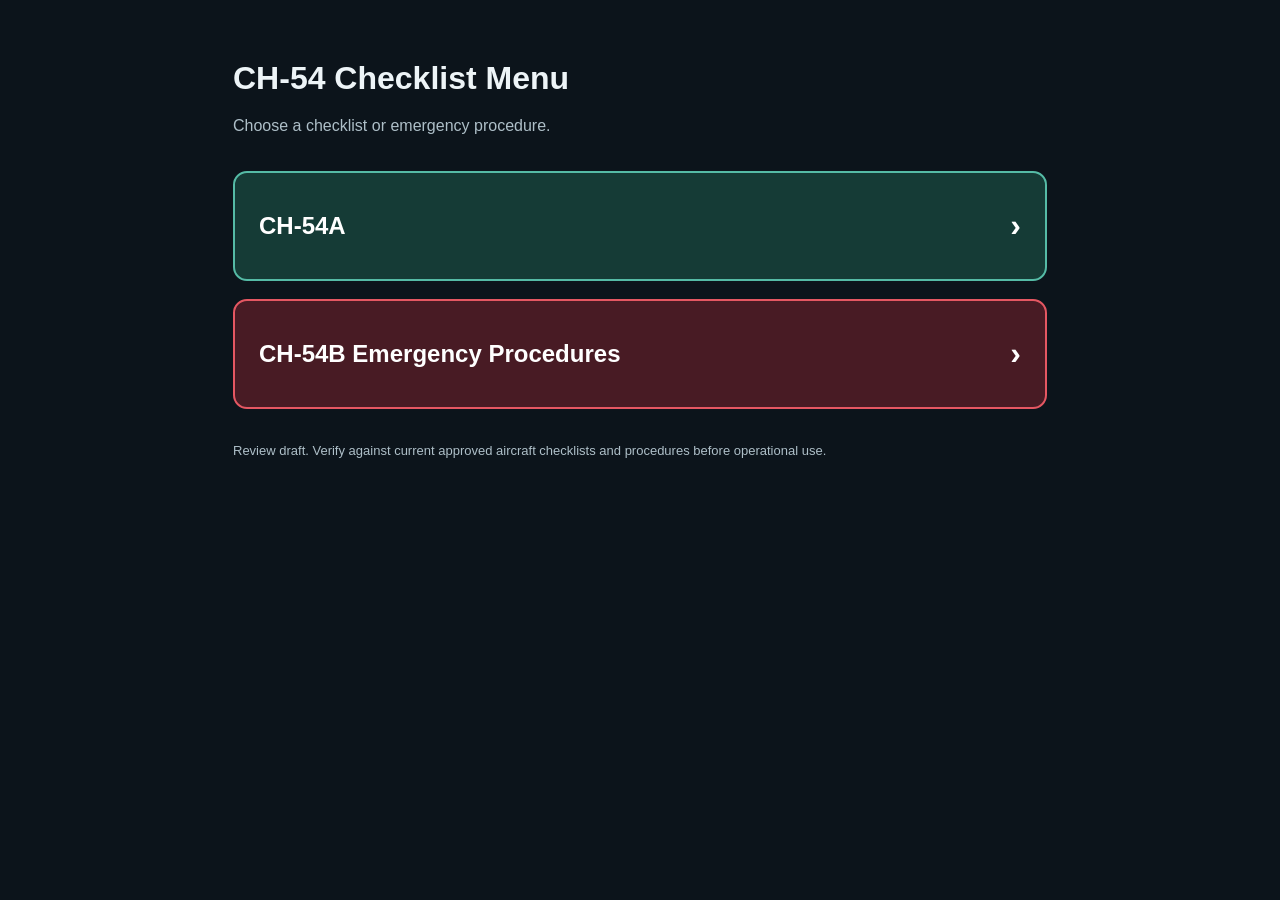
<file: Checklist/index.html>
<!doctype html>
<html lang="en">
<head>
<meta charset="utf-8">
<meta name="viewport" content="width=device-width,initial-scale=1">
<meta name="theme-color" content="#0c141b">
<title>CH-54 Checklist Menu</title>
<style>
*{box-sizing:border-box}body{margin:0;background:#0c141b;color:#edf4f7;font-family:Arial,Helvetica,sans-serif}main{max-width:850px;margin:auto;padding:36px 18px}h1{font-size:32px;margin:24px 0 12px}p{color:#aebfc8;line-height:1.6}.menu{display:grid;gap:18px;margin-top:32px}.menu a{display:flex;justify-content:space-between;align-items:center;gap:20px;min-height:110px;padding:24px;border-radius:14px;color:white;text-decoration:none;font-size:24px;font-weight:700;line-height:1.4}.normal{background:#153b36;border:2px solid #55bba6}.emergency{background:#481b24;border:2px solid #e55762}a:focus-visible{outline:3px solid #7dd3fc;outline-offset:4px}.arrow{font-size:32px}.notice{font-size:13px;margin-top:32px}@media(max-width:520px){main{padding:24px 14px}.menu a{font-size:21px}}
</style>
</head>
<body>
<main>
<h1>CH-54 Checklist Menu</h1>
<p>Choose a checklist or emergency procedure.</p>
<nav class="menu" aria-label="Main menu">
<a class="normal" href="ch54a.html"><span>CH-54A</span><span class="arrow" aria-hidden="true">›</span></a>
<a class="emergency" href="emergency.html"><span>CH-54B Emergency Procedures</span><span class="arrow" aria-hidden="true">›</span></a>
</nav>
<p class="notice">Review draft. Verify against current approved aircraft checklists and procedures before operational use.</p>
</main>
<script>
if ('serviceWorker' in navigator && location.protocol !== 'file:') navigator.serviceWorker.register('../service-worker.js').catch(() => {});
</script>
</body>
</html>
</file>
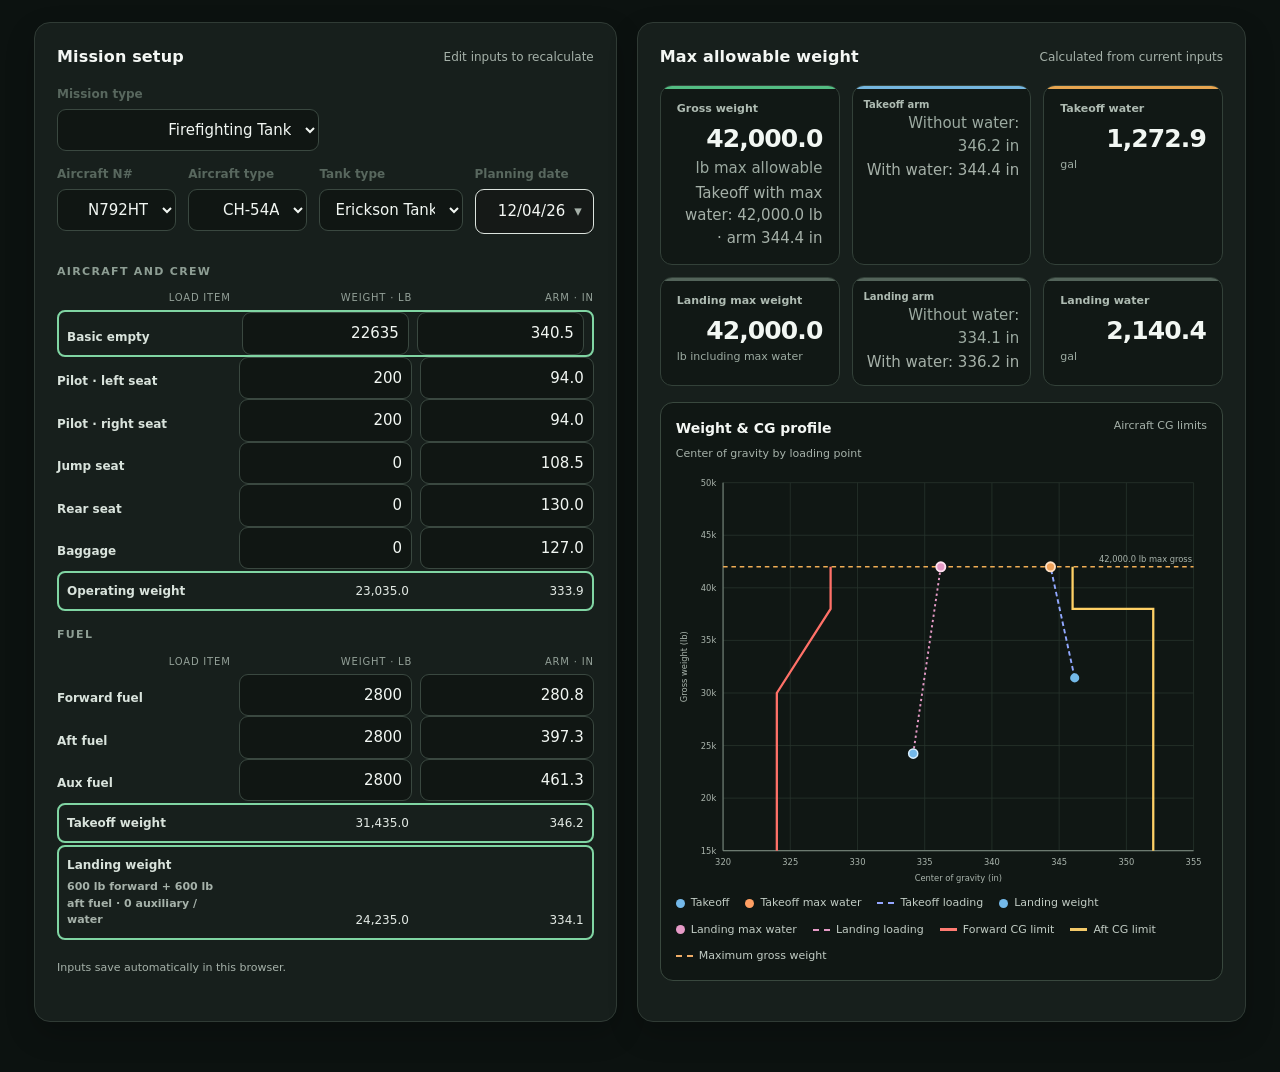
<file: fireline-planner.html>
<!doctype html>
<html lang="en">
<head>
<meta charset="utf-8"><meta name="viewport" content="width=device-width,initial-scale=1">
<title>Fireline | CH-54A W&B Planner</title>
<style>
:root{--ink:#17241e;--muted:#718078;--line:#e3e9e4;--paper:#f4f6f2;--card:#fff;--green:#236b4a;--green2:#dcefe2;--amber:#b66c27;--shadow:0 12px 35px #183b2710}*{box-sizing:border-box}input[type="number"]::-webkit-inner-spin-button,input[type="number"]::-webkit-outer-spin-button{-webkit-appearance:none;margin:0}input[type="number"]{-moz-appearance:textfield;appearance:textfield}body{margin:0;background:var(--paper);color:var(--ink);font:15px/1.5 Inter,ui-sans-serif,system-ui,-apple-system,"Segoe UI",sans-serif}.shell{max-width:1440px;margin:auto;padding:26px 34px 50px}.top{display:flex;align-items:center;justify-content:space-between;margin-bottom:28px}.brand{display:flex;gap:12px;align-items:center;font-weight:750;letter-spacing:.02em}.mark{width:38px;height:38px;border-radius:12px;background:#1e4f38;color:white;display:grid;place-items:center;font-size:19px}.topright{display:flex;gap:10px;align-items:center;color:var(--muted);font-size:13px}.badge{padding:6px 11px;border-radius:99px;background:#e9eee9;color:#476052;font-weight:600}.hero{display:flex;justify-content:space-between;align-items:end;margin:12px 0 24px}.eyebrow{text-transform:uppercase;letter-spacing:.13em;color:var(--green);font-weight:750;font-size:11px}.hero h1{font-size:34px;letter-spacing:-.04em;margin:5px 0 4px}.hero p{margin:0;color:var(--muted)}.date{border:1px solid var(--line);background:white;padding:9px 12px;border-radius:10px;color:#506158}.layout{display:grid;grid-template-columns:minmax(470px,1.1fr) minmax(490px,1.15fr);gap:20px;align-items:stretch}.card{background:var(--card);border:1px solid var(--line);border-radius:16px;box-shadow:var(--shadow)}.pad{padding:22px}.cardhead{display:flex;justify-content:space-between;align-items:center;margin-bottom:16px}.cardhead h2{font-size:17px;margin:0;letter-spacing:-.02em}.sub{font-size:12px;color:var(--muted)}label{display:block;font-size:12px;color:#58675e;font-weight:650;margin:0 0 6px}.field{margin:0 0 14px}.checkrow{display:flex;align-items:center;gap:10px;padding:11px 12px;border:1px solid #343d37;border-radius:9px;background:#101412;margin:0 0 14px;cursor:pointer}.checkrow input{width:16px;height:16px;accent-color:#80d5a3;margin:0}.checkrow span{display:grid;gap:1px}.checkrow strong{font-size:12px;color:#e8f0eb}.checkrow small{font-size:10px;color:#a5b0a8;font-weight:450}input,select{width:100%;border:1px solid #dce4de;border-radius:9px;padding:10px 11px;background:#fff;color:var(--ink);font:inherit;outline:none}input:focus,select:focus{border-color:#71a786;box-shadow:0 0 0 3px #dcefe2}.row2{display:grid;grid-template-columns:1fr 1fr 1.2fr 1fr;gap:12px}.row2:not(:has(#tankTypeSection:not([hidden]))){grid-template-columns:1fr 1fr 1.2fr}.divider{height:1px;background:var(--line);margin:18px 0}.section{font-size:11px;text-transform:uppercase;letter-spacing:.11em;color:#7a8980;font-weight:750;margin:16px 0 10px}.items{display:grid;grid-template-columns:1fr 1fr 1fr;gap:8px;align-items:end}.items.head{font-size:10px;color:#839087;text-transform:uppercase;letter-spacing:.08em;margin-bottom:5px}.items .field{margin:0}.items input{padding:9px 9px}.items .name{font-size:12px;font-weight:600;padding:9px 0;color:#425249}.hint{font-size:11px;color:#87928b;margin-top:5px}.summary{display:grid;grid-template-columns:1fr 1fr 1fr;gap:10px;margin-bottom:14px}.metric{background:#f5f8f5;border:1px solid #e8eee9;border-radius:13px;padding:15px}.metric .k{font-size:11px;color:#77847c;font-weight:650}.metric .v{font-size:23px;letter-spacing:-.035em;font-weight:750;margin-top:2px}.metric .unit{font-size:11px;color:#77847c}.metric .detail{font-size:15px;color:#a5b0a8;margin-top:2px;text-align:right}.metric .unit[id$="MetricUnit"],#landingArmUnit{font-size:15px;text-align:right}.metric:has(#cg),.metric:has(#landingMaxArm){padding:11px}.metric.tankArmList .v,.metric:has(#landingMaxArm) .v{display:none}.metric:has(#cg) .k,.metric:has(#landingMaxArm) .k{font-size:10px}.metric [hidden]{display:none!important}.status{display:flex;justify-content:space-between;align-items:center;padding:13px 15px;background:var(--green2);border-radius:11px;color:#23563d;font-weight:700;margin-bottom:16px}.status small{font-weight:500;color:#54735f}.status.warn{background:#fff1e1;color:#8b501d}.status.warn small{color:#926b48}.table{width:100%;border-collapse:collapse;font-size:12px}.table th{text-align:left;padding:9px 8px;color:#87928b;font-size:10px;text-transform:uppercase;letter-spacing:.08em;border-bottom:1px solid var(--line)}.table td{padding:10px 8px;border-bottom:1px solid #edf1ee}.table td:not(:first-child),.table th:not(:first-child){text-align:right}.table tr:last-child td{border-bottom:0;font-weight:750}.note{margin-top:17px;padding:13px 14px;background:#f7f8f5;border-radius:10px;color:#65736a;font-size:11px}.note strong{color:#394b40}.foot{margin-top:20px;display:flex;justify-content:space-between;align-items:center;color:#89948d;font-size:11px}.btn{background:#214e38;color:#fff;border:0;border-radius:9px;padding:10px 14px;font:inherit;font-weight:650;cursor:pointer}.btn:hover{background:#163e2b}.actions{display:flex;gap:8px}.secondary{background:white;color:#456052;border:1px solid var(--line)}@media(max-width:900px){.layout{grid-template-columns:1fr}.hero{align-items:start;gap:15px;flex-direction:column}.shell{padding:20px 16px}.summary{grid-template-columns:1fr 1fr}.summary .metric:last-child{grid-column:span 2}}@media(max-width:520px){.items{grid-template-columns:1.1fr 1fr 1fr}.items input{font-size:12px}.hero h1{font-size:29px}}

:root{--ink:#f4f7f4;--muted:#a5b0a8;--line:#343d37;--paper:#090b0a;--card:#151917;--green:#80d5a3;--green2:#173725;--amber:#ffb86b;--shadow:0 12px 35px #0008}
body{background:#090b0a;color:#f4f7f4}.topright,.sub,.hero p,.unit,.hint,.foot,.note,.metric .k,.metric .unit{color:#a5b0a8}.mark{background:#246443;color:#fff}.badge{background:#202923;color:#bfccc2}.date,input,select,.card,.metric,.note{background:#151917;color:#f4f7f4;border-color:#343d37}.eyebrow{color:#8ee0ad}.status{background:#173725;color:#a4e9b7}.status small{color:#a1c7ad}.status.warn{background:#422b17;color:#ffd09a}.status.warn small{color:#dec29e}.section,.items.head,.table th{color:#93a098}.items .name{color:#d7dfd9}.calcval{padding:9px 0;color:#e2e9e4;font-size:12px;text-align:right}.calculated{border-top:1px solid #343d37;margin-top:2px}.table td{border-color:#2b332d}.chartbox{border:1px solid #343d37;border-radius:13px;background:#101412;padding:15px;margin:4px 0 18px}.charthead{display:flex;justify-content:space-between;align-items:start;margin-bottom:6px}.charthead h3{font-size:14px;margin:0 0 2px}.charthead span{font-size:11px;color:#a5b0a8}.chartbox svg{width:100%;height:auto;display:block}.layout>section.card{display:flex;flex-direction:column}.layout>section.card .chartbox{flex:1;display:flex;flex-direction:column}.layout>section.card #wbChart{flex:1;height:100%;min-height:330px}.chartbox svg text{fill:#aab5ad;font:11px Inter,system-ui,sans-serif}.chartbox svg .grid{stroke:#303932;stroke-width:1}.chartbox svg .axis{stroke:#829087;stroke-width:1.2}.chartbox svg .limit{stroke:#efad67;stroke-width:1.5;stroke-dasharray:7 6}.chartbox svg .limit-fwd{fill:none;stroke:#ff7b72;stroke-width:2.5}.chartbox svg .limit-aft{fill:none;stroke:#f3c969;stroke-width:2.5}.chartbox svg .point-op{fill:#96a79b}.chartbox svg .point-dry{fill:#74b9ea}.chartbox svg .point-wet{fill:#80d5a3;stroke:#d7ffe4;stroke-width:2}.chartbox svg .point-aux{fill:#c59cff;stroke:#f1e5ff;stroke-width:2}.chartbox svg .point-maxwater{fill:#ff9f63;stroke:#ffe0c9;stroke-width:2}.chartbox svg .point-noaux{fill:#c59cff;stroke:#f1e5ff;stroke-width:2}.chartbox svg .loadpath{fill:none;stroke:#94a6ff;stroke-width:2;stroke-dasharray:5 4}.legend{display:flex;flex-wrap:wrap;gap:14px;color:#b4beb7;font-size:10px}.legend span{display:flex;align-items:center;gap:6px}.dot{width:8px;height:8px;border-radius:99px;display:inline-block}.dot.op{background:#96a79b}.dot.dry{background:#74b9ea}.dot.wet{background:#80d5a3}.dot.aux{background:#c59cff}.dot.maxwater{background:#ff9f63}.dot.noaux{background:#c59cff}.loadline{width:17px;border-top:2px dashed #94a6ff}.dash{width:17px;border-top:2px dashed #efad67}.line-fwd,.line-aft{width:17px;border-top:3px solid}.line-fwd{border-color:#ff7b72}.line-aft{border-color:#f3c969}.secondary{background:#202923;color:#d9e2dc;border-color:#414b44}.btn{background:#286b49}.btn:hover{background:#33865d}.table td{color:#e2e9e4}body{text-align:right}.items,.items input,.items .name,.field input,.field select,.table th,.table td,.metric,.note,.hero,.cardhead,.section,.hint,.sub,.foot,.topright,.brand,.date,.status,.btn,.checkrow{text-align:right}.items input,.field input,.field select{text-align:right}.items.emphasized,.items.calculated{border:2px solid #80d5a3;border-radius:8px;padding:0 8px}.items.emphasized .name,.items.calculated .name{font-weight:750}

.datePicker{position:relative}.dateToggle{width:100%;border:1px solid #dce4de;border-radius:9px;padding:10px 11px;background:#151917;color:#f4f7f4;font:inherit;text-align:right;cursor:pointer}.dateToggle:after{content:"▾";margin-left:9px;color:#a5b0a8}.dateMenu{position:absolute;top:calc(100% + 6px);right:0;z-index:20;width:280px;padding:12px;background:#151917;border:1px solid #414b44;border-radius:12px;box-shadow:0 14px 35px #0009}.calendarTop{display:flex;justify-content:space-between;align-items:center;margin-bottom:8px}.calendarTop strong{font-size:13px}.calendarTop button,.calendarDay{border:0;background:transparent;color:#e4ece6;border-radius:7px;cursor:pointer}.calendarTop button{font-size:20px;width:32px;height:30px}.calendarTop button:hover,.calendarDay:hover{background:#25322a}.calendarGrid{display:grid;grid-template-columns:repeat(7,1fr);gap:3px;text-align:center}.calendarWeekday{font-size:10px;color:#9daaa1;padding:5px 0}.calendarDay{height:31px;font:12px inherit}.calendarDay.otherMonth{color:#758279}.calendarDay.selected{background:#286b49;color:white;font-weight:750}.calendarDay.today{outline:1px solid #80d5a3}
@media(max-width:650px){.row2{grid-template-columns:1fr 1fr}}

/* Refined dispatch-style visual system */
:root{--paper:#0c1210;--card:#171f1c;--ink:#edf3ef;--muted:#a6b2aa;--line:#34413a;--green:#53bd83;--green2:#183b29;--amber:#e7a550;--shadow:0 14px 36px #0005}
body{text-align:left;background:var(--paper);color:var(--ink)}
.shell{max-width:1380px;padding-top:22px}
.card{background:var(--card);border-color:#303b35;box-shadow:0 12px 30px #0003}
.cardhead h2,.section,.field>label,.items .name,.checkrow,.charthead h3,.note,.status{text-align:left}
.cardhead h2{font-size:16px;letter-spacing:.01em}
.sub,.hint,.foot,.topright,.charthead span{color:#a6b2aa}
.section{color:#8e9e94;letter-spacing:.12em}
input,select{background:#101613;color:#f1f6f2;border-color:#3a4840}
input:focus,select:focus{border-color:#53bd83;box-shadow:0 0 0 3px #53bd8326}
.items input,.field input[type=number],.field input[type=date]{text-align:right;font-variant-numeric:tabular-nums}
.items .name{color:#d9e3dc}
.checkrow{background:#111915;border-color:#39473e;text-align:left}
.checkrow span{text-align:left}
.summary{gap:12px;margin-bottom:12px}
.metric{min-height:98px;padding:15px 16px;background:#111815;border-color:#334139;border-radius:12px;position:relative;overflow:hidden}
.metric:before{content:"";position:absolute;top:0;left:0;right:0;height:3px;background:#53645a}
.summary .metric:first-child:before{background:#53bd83}
.summary .metric:nth-child(2):before{background:#75b6df}
.summary .metric:nth-child(3):before{background:#e7a550}
.metric .k{color:#aebbb2;text-align:left}
.metric .v{font-size:25px;font-variant-numeric:tabular-nums;color:#f2f7f3}
.metric .unit{text-align:left;color:#9caaa1}
.status{border:1px solid #29573b;background:#163623;color:#b9f0c9;gap:12px}
.status small{text-align:right;color:#a4cbb0}
.status.warn{border-color:#713a34;background:#42221f;color:#ffd0c8}
.status.warn small{color:#e8aaa1}
.chartbox{background:#101714;border-color:#39483e}
.charthead{text-align:left}
.charthead>div span{text-align:left}
.chartbox svg .grid{stroke:#28352e}
.chartbox svg .axis{stroke:#8c9b91}
.chartbox svg .limit{stroke:#f0ad55;stroke-width:2;stroke-dasharray:6 5}
.chartbox svg .limit-fwd{stroke:#ff7168;stroke-width:3}
.chartbox svg .limit-aft{stroke:#ffd166;stroke-width:3}
.chartbox svg .loadpath{stroke:#91a8ff;stroke-width:2.5;stroke-dasharray:6 4}
.chartbox svg .point-dry{fill:#73b9e8}
.chartbox svg .point-wet{fill:#53bd83;stroke:#e1ffec;stroke-width:2.5}
.chartbox svg .point-maxwater{fill:#f0a35c;stroke:#ffe1c3;stroke-width:2.5}
.legend{color:#c1ccc4;font-size:11px;gap:10px 16px;margin-top:8px}
.legend span{text-align:left}
.dot{width:9px;height:9px}
.table th:first-child,.table td:first-child{text-align:left}
.table th:not(:first-child),.table td:not(:first-child){text-align:right;font-variant-numeric:tabular-nums}
.table th{color:#9ba89f;border-color:#39463e}
.table td{color:#e2eae4;border-color:#2d3932}
.note{background:#111815;border:1px solid #303b35;color:#aab6ad;line-height:1.6}
.note strong{color:#d9e9dd}
@media(max-width:900px){.shell{padding:16px 14px 34px}.pad{padding:17px}}

.metric[hidden],.legend span[hidden],.status[hidden],#externalLoadSection[hidden],#reset[hidden]{display:none!important}.summary.tankMode{grid-template-columns:repeat(2,minmax(0,1fr))}
@media(max-width:520px){.summary.tankMode{grid-template-columns:1fr 1fr}}

.items .name .hint{text-align:left}

.chartbox svg .landingpath{fill:none;stroke:#e69bc7;stroke-width:2.5;stroke-dasharray:3 4}.chartbox svg .point-landing{fill:#74b9ea;stroke:#d9f0ff;stroke-width:2}.chartbox svg .point-landingwater{fill:#e69bc7;stroke:#ffe2f1;stroke-width:2.5}.dot.landing{background:#74b9ea}.dot.landingwater{background:#e69bc7}.landingLine{width:17px;border-top:2px dashed #e69bc7}
</style>
<style>.mission-row{display:grid;grid-template-columns:minmax(0,1fr) minmax(0,1fr);gap:12px;align-items:end}.mission-row>.field{margin:0 0 14px}.mission-row .checkrow{align-self:end;justify-self:start;width:max-content;max-width:100%;margin:0 0 14px;min-height:42px;padding:8px 10px}.checkrow[hidden]{display:none!important}@media(max-width:650px){.mission-row{grid-template-columns:1fr}}</style></head>
<body><main class="shell">


<div class="layout">
<section class="card pad"><div class="cardhead"><h2>Mission setup</h2><span class="sub">Edit inputs to recalculate</span></div>
<div class="mission-row"><div class="field mission-type-field"><label for="missionType">Mission type</label><select id="missionType"><option value="external">External Load / Bucket Ops</option><option value="tank" selected>Firefighting Tank</option><option value="none">Cross Country</option></select></div><label class="checkrow" id="snorkelStoredRow" hidden><input id="snorkelStored" type="checkbox"><span><strong>Snorkel stored</strong><small>Adds 53,600 to moment</small></span></label></div>

<div class="row2"><div class="field"><label for="tail">Aircraft N#</label><select id="tail"><option value="N792HT">N792HT</option><option value="N795HT">N795HT</option></select></div><div class="field"><label for="aircraftType">Aircraft type</label><select id="aircraftType"><option value="CH-54A">CH-54A</option><option value="CH-54B">CH-54B</option></select></div><div class="field" id="tankTypeSection" hidden><label for="tankType">Tank type</label><select id="tankType"><option value="Erickson Tank">Erickson Tank</option><option value="Simplex Tank">Simplex Tank</option></select></div><div class="field"><label for="datePickerButton">Planning date</label><div class="datePicker"><button type="button" id="datePickerButton" class="dateToggle" aria-haspopup="true" aria-expanded="false">Select date</button><div id="datePickerMenu" class="dateMenu" hidden><div class="calendarTop"><button type="button" id="prevMonth" aria-label="Previous month">‹</button><strong id="calendarMonth"></strong><button type="button" id="nextMonth" aria-label="Next month">›</button></div><div id="calendarGrid" class="calendarGrid"></div></div></div><input id="flightdate" type="hidden" value="2026-10-17"></div></div>
<div class="section">Aircraft and crew</div>
<div class="items head"><div>Load item</div><div>Weight · lb</div><div>Arm · in</div></div>
<div id="loads"></div>
<div class="section">Fuel</div>
<div class="items head"><div>Load item</div><div>Weight · lb</div><div>Arm · in</div></div>
<div id="fuels"></div>
<div id="externalLoadSection"><div class="section">External load</div><div class="items"><div class="name">External load · 8.3 lb/gal</div><div class="field"><input id="water" type="number" step="1" aria-label="External load weight in pounds"></div><div class="field"><div class="hint" id="waterGallons"></div></div></div></div>
<div class="foot"><span>Inputs save automatically in this browser.</span><div class="actions"><button class="btn secondary" id="reset">Reset preset</button></div></div>
</section>
<section class="card pad"><div class="cardhead"><h2>Max allowable weight</h2><span class="sub">Calculated from current inputs</span></div>
<div class="summary"><div class="metric" id="grossMetric"><div class="k" id="grossMetricLabel">Gross weight</div><div class="v" id="takeoff">—</div><div class="unit" id="grossMetricUnit">lb gross</div><div class="detail" id="takeoffDetail" hidden></div></div><div class="metric" id="cgMetric"><div class="k" id="cgMetricLabel">Gross-weight CG</div><div class="v" id="cg">—</div><div class="unit" id="cgMetricUnit">inches aft datum</div><div class="detail" id="cgDetail" hidden></div></div><div class="metric"><div class="k" id="watercapLabel">External load capacity</div><div class="v" id="watercap">—</div><div class="unit" id="watercapUnit">lb / gallons</div></div><div class="metric" id="landingMaxWeightMetric" hidden><div class="k">Landing max weight</div><div class="v" id="landingMaxWeight">—</div><div class="unit">lb including max water</div></div><div class="metric" id="landingArmMetric" hidden><div class="k">Landing arm</div><div class="v" id="landingMaxArm">—</div><div class="unit" id="landingArmUnit">inches aft datum</div><div class="detail" id="landingArmDetail" hidden></div></div><div class="metric" id="landingWaterMetric" hidden><div class="k">Landing water</div><div class="v" id="landingMaxWater">—</div><div class="unit">gal</div></div></div>
<div class="status" id="status"><span id="statusText">Within workbook gross-weight reference</span><small id="remaining"></small></div>
<div class="chartbox"><div class="charthead"><div><h3>Weight &amp; CG profile</h3><span>Center of gravity by loading point</span></div><span class="sub">Aircraft CG limits</span></div><svg id="wbChart" viewBox="0 0 700 330" role="img" aria-label="Scatter chart of aircraft weight against center of gravity"></svg><div class="legend"><span><i class="dot dry"></i>Takeoff</span><span><i class="dot maxwater"></i><span id="maxLoadLegendText">Max external load</span></span><span><i class="loadline"></i>Takeoff loading</span><span id="landingBaseLegend" hidden><i class="dot landing"></i>Landing weight</span><span id="landingWaterLegend" hidden><i class="dot landingwater"></i>Landing max water</span><span id="landingLoadLegend" hidden><i class="landingLine"></i><span id="landingLoadLegendText">Landing loading</span></span><span><i class="line-fwd"></i>Forward CG limit</span><span><i class="line-aft"></i>Aft CG limit</span><span><i class="dash"></i>Maximum gross weight</span></div></div>

</section>
</div>
</main>
<script>
window.departureMaxGrossWeight=undefined;const base={basic:22635,basicArm:340.5263088138,pilotL:200,pilotR:200,jump:0,rear:0,baggage:0,armPilot:94,armJump:108.5,armRear:130,armBaggage:127,forward:2800,forwardArm:280.8,aft:2800,aftArm:397.3,aux:2200,auxArm:461.3,waterArm:342,bucket:0,bucketArm:393};
const presets={tankMax:{...base,name:'Tanked · maximum fuel / maximum external load',forward:2800,aft:2800,aux:2800,waterArm:339,waterCapacity:10565},tankMin:{...base,name:'Tanked · minimum fuel / maximum external load',forward:600,aft:600,aux:0,waterArm:339,waterCapacity:17965},bucketMax:{...base,name:'Bucket / External load · maximum fuel / maximum external load',forward:2800,aft:2800,aux:2800,waterArm:333,waterCapacity:10565,bucket:0},bucketMin:{...base,name:'Bucket / External load · minimum fuel / maximum external load',forward:600,aft:600,aux:0,waterArm:333,waterCapacity:16600,bucket:0}};
let active='tankMax';
const field=(key,label,armKey)=>`<div class="items"><div class="name">${label}</div><div class="field"><input type="number" step="1" data-key="${key}" aria-label="${label} weight"></div><div class="field"><input type="number" step="0.1" data-key="${armKey}" aria-label="${label} arm"></div></div>`;
function mount(){document.getElementById('loads').innerHTML=field('basic','Basic empty','basicArm').replace('class="items"','class="items emphasized"')+field('pilotL','Pilot · left seat','armPilot')+field('pilotR','Pilot · right seat','armPilot')+field('jump','Jump seat','armJump')+field('rear','Rear seat','armRear')+field('baggage','Baggage','armBaggage')+'<div class="items calculated"><div class="name">Operating weight</div><div class="calcval" id="operatingWeight">—</div><div class="calcval" id="operatingArm">—</div></div>';document.getElementById('fuels').innerHTML=field('forward','Forward fuel','forwardArm')+field('aft','Aft fuel','aftArm')+field('aux','Aux fuel','auxArm')+'<div class="items calculated"><div class="name">Takeoff weight</div><div class="calcval" id="fuelTakeoffWeight">—</div><div class="calcval" id="fuelTakeoffArm">—</div></div>'+'<div class="items calculated"><div class="name">Landing weight<div class="hint">600 lb forward + 600 lb aft fuel · 0 auxiliary / water</div></div><div class="calcval" id="landingWeight">—</div><div class="calcval" id="landingArm">—</div></div>';document.querySelectorAll('#loads input,#fuels input').forEach(el=>{el.addEventListener('input',()=>{calculate();saveState()});if(el.dataset.key.toLowerCase().includes('arm'))el.addEventListener('change',()=>{el.value=Number(el.value).toFixed(1);calculate();saveState()})});document.getElementById('water').addEventListener('input',()=>{calculate();saveState()});}
function read(){const x={...presets[active]};document.querySelectorAll('#loads input,#fuels input').forEach(el=>x[el.dataset.key]=Number(el.value)||0);return x}
function setInputs(){document.querySelectorAll('#loads input,#fuels input').forEach(el=>{const value=presets[active][el.dataset.key]??0;el.value=el.dataset.key.toLowerCase().includes('arm')?Number(value).toFixed(1):value});const mission=document.getElementById('missionType').value,noLoad=mission==='none',waterField=document.getElementById('water');document.getElementById('snorkelStoredRow').hidden=!noLoad;document.getElementById('tankTypeSection').hidden=mission!=='tank';waterField.value=noLoad?0:presets[active].waterCapacity;waterField.disabled=noLoad;document.getElementById('externalLoadSection').hidden=mission==='tank';document.getElementById('reset').hidden=mission==='tank';calculate();saveState()}
function updateTailOptions(){const type=document.getElementById('aircraftType').value,list=type==='CH-54B'?['N715HT','N716HT','N718HT','N719HT','N720HT','N721HT','N722HT']:['N792HT','N795HT'],tail=document.getElementById('tail'),previous=tail.value;tail.innerHTML=list.map(n=>'<option value="'+n+'">'+n+'</option>').join('');tail.value=list.includes(previous)?previous:list[0]}
let calendarView=new Date();
function parseLocalDate(value){const a=(value||'').split('-').map(Number);return a.length===3&&a[0]&&a[1]&&a[2]?new Date(a[0],a[1]-1,a[2]):new Date()}
function isoLocalDate(date){return date.getFullYear()+'-'+String(date.getMonth()+1).padStart(2,'0')+'-'+String(date.getDate()).padStart(2,'0')}
function syncDatePicker(){const input=document.getElementById('flightdate'),selected=parseLocalDate(input.value),button=document.getElementById('datePickerButton');button.textContent=String(selected.getMonth()+1).padStart(2,'0')+'/'+String(selected.getDate()).padStart(2,'0')+'/'+String(selected.getFullYear()).slice(-2);calendarView=new Date(selected.getFullYear(),selected.getMonth(),1);drawDatePicker()}
function drawDatePicker(){const selected=parseLocalDate(document.getElementById('flightdate').value),year=calendarView.getFullYear(),month=calendarView.getMonth(),first=new Date(year,month,1),start=new Date(year,month,1-first.getDay()),grid=document.getElementById('calendarGrid');document.getElementById('calendarMonth').textContent=calendarView.toLocaleDateString('en-US',{month:'long',year:'numeric'});grid.innerHTML=['Su','Mo','Tu','We','Th','Fr','Sa'].map(d=>'<div class="calendarWeekday">'+d+'</div>').join('');for(let i=0;i<42;i++){const d=new Date(start.getFullYear(),start.getMonth(),start.getDate()+i),classes=['calendarDay'];if(d.getMonth()!==month)classes.push('otherMonth');if(isoLocalDate(d)===isoLocalDate(selected))classes.push('selected');if(isoLocalDate(d)===isoLocalDate(new Date()))classes.push('today');grid.insertAdjacentHTML('beforeend','<button type="button" class="'+classes.join(' ')+'" data-date="'+isoLocalDate(d)+'">'+d.getDate()+'</button>')}grid.querySelectorAll('[data-date]').forEach(btn=>btn.addEventListener('click',()=>{document.getElementById('flightdate').value=btn.dataset.date;syncDatePicker();closeDatePicker();saveState()}))}
function openDatePicker(){syncDatePicker();document.getElementById('datePickerMenu').hidden=false;document.getElementById('datePickerButton').setAttribute('aria-expanded','true')}
function closeDatePicker(){document.getElementById('datePickerMenu').hidden=true;document.getElementById('datePickerButton').setAttribute('aria-expanded','false')}
function saveState(){try{const fields={};document.querySelectorAll('#loads input,#fuels input').forEach(el=>fields[el.dataset.key]=el.value);localStorage.setItem('firelinePlannerState',JSON.stringify({active,tail:document.getElementById('tail').value,type:document.getElementById('aircraftType').value,tankType:document.getElementById('tankType').value,date:document.getElementById('flightdate').value,savedOn:isoLocalDate(new Date()),mission:document.getElementById('missionType').value,snorkelStored:document.getElementById('snorkelStored').checked,water:document.getElementById('water').value,fields}))}catch(e){}}
function restoreState(){let saved=null;try{saved=JSON.parse(localStorage.getItem('firelinePlannerState')||'null')}catch(e){}const today=isoLocalDate(new Date());document.getElementById('flightdate').value=today;if(saved){if(['CH-54A','CH-54B'].includes(saved.type))document.getElementById('aircraftType').value=saved.type;if(['Erickson Tank','Simplex Tank'].includes(saved.tankType))document.getElementById('tankType').value=saved.tankType;updateTailOptions();if(Array.from(document.getElementById('tail').options).some(o=>o.value===saved.tail))document.getElementById('tail').value=saved.tail;if(['external','tank','none'].includes(saved.mission))document.getElementById('missionType').value=saved.mission}if(saved&&saved.snorkelStored!==undefined)document.getElementById('snorkelStored').checked=!!saved.snorkelStored;const mission=document.getElementById('missionType').value;active=mission==='external'?'bucketMax':mission==='tank'?'tankMax':(saved&&saved.active&&saved.active.startsWith('bucket')?'bucketMax':'tankMax');setInputs();if(saved){document.querySelectorAll('#loads input,#fuels input').forEach(el=>{if(saved.fields&&Object.prototype.hasOwnProperty.call(saved.fields,el.dataset.key))el.value=saved.fields[el.dataset.key]});if(saved.water!==undefined)document.getElementById('water').value=saved.water;}calculate();saveState()}
function f(n,d=1){return n.toLocaleString('en-US',{minimumFractionDigits:d,maximumFractionDigits:d})}
function calculate(){const x=read();const items=[['Basic empty',x.basic,x.basicArm],['Pilot · left seat',x.pilotL,x.armPilot],['Pilot · right seat',x.pilotR,x.armPilot],['Jump seat',x.jump,x.armJump],['Rear seat',x.rear,x.armRear],['Baggage',x.baggage,x.armBaggage],['Forward fuel',x.forward,x.forwardArm],['Aft fuel',x.aft,x.aftArm],['Aux fuel',x.aux,x.auxArm]];let operating=items.slice(0,6).reduce((a,i)=>a+i[1],0),opMoment=items.slice(0,6).reduce((a,i)=>a+i[1]*i[2],0),fuel=items.slice(6).reduce((a,i)=>a+i[1],0),fuelMoment=items.slice(6).reduce((a,i)=>a+i[1]*i[2],0);const tankMission=document.getElementById('missionType').value==='tank',crossCountry=document.getElementById('missionType').value==='none';if(tankMission)opMoment-=53700;if(document.getElementById('missionType').value==='none'&&document.getElementById('snorkelStored').checked)opMoment+=53600;const tankWaterCapacity=(document.getElementById('tankType').value==='Erickson Tank'?2650:2400)*8.3,tow=operating+fuel,towM=opMoment+fuelMoment,maxGross=window.departureMaxGrossWeight===undefined?(document.getElementById('aircraftType').value==='CH-54B'?47000:42000):window.departureMaxGrossWeight,maxWater=document.getElementById('missionType').value==='none'?0:Math.max(0,Math.min(tankMission?tankWaterCapacity:Infinity,maxGross-tow)),gal=maxWater/8.3,waterField=document.getElementById('water'),enteredWater=Number(waterField.value)||0;waterField.max=maxWater;if(enteredWater>maxWater)waterField.value=maxWater;const water=document.getElementById('missionType').value==='none'?0:Math.min(enteredWater,maxWater),gross=tow+water,grossM=towM+water*x.waterArm,towCg=towM/tow,grossCg=grossM/gross,maxWaterGross=tow+maxWater,maxWaterMoment=towM+maxWater*x.waterArm,maxWaterCg=maxWaterMoment/maxWaterGross;const landingWeight=operating+1200,landingMoment=opMoment+600*x.forwardArm+600*x.aftArm,landingCg=landingMoment/landingWeight,landingWaterWeight=Math.max(0,Math.min(tankMission?tankWaterCapacity:Infinity,maxGross-landingWeight)),landingWaterGross=landingWeight+landingWaterWeight,landingWaterMoment=landingMoment+landingWaterWeight*x.waterArm,landingWaterCg=landingWaterMoment/landingWaterGross,landingWaterGallons=landingWaterWeight/8.3;document.getElementById('fuelTakeoffWeight').textContent=f(tow);document.getElementById('fuelTakeoffArm').textContent=f(towCg,1);document.getElementById('landingWeight').textContent=f(landingWeight);document.getElementById('landingArm').textContent=f(landingCg,1);document.getElementById('operatingWeight').textContent=f(operating);document.getElementById('operatingArm').textContent=f(opMoment/operating,1);document.getElementById('grossMetricLabel').textContent='Gross weight';document.getElementById('grossMetricUnit').textContent='lb max allowable';document.getElementById('takeoff').textContent=f(maxGross);document.getElementById('takeoffDetail').hidden=false;document.getElementById('takeoffDetail').textContent=tankMission?'Takeoff with max water: '+f(maxWaterGross)+' lb · arm '+f(maxWaterCg,1)+' in':document.getElementById('missionType').value==='external'?'Current gross with external load: '+f(gross)+' lb · arm '+f(grossCg,1)+' in':'Current gross weight: '+f(gross)+' lb · arm '+f(grossCg,1)+' in';document.getElementById('cgMetric').classList.toggle('tankArmList',tankMission);document.getElementById('cgMetricLabel').textContent=tankMission?'Takeoff arm':'Gross-weight CG';document.getElementById('cg').textContent=f(tankMission?towCg:grossCg,1);document.getElementById('cgMetricUnit').textContent=tankMission?'Without water: '+f(towCg,1)+' in':'inches aft datum';document.getElementById('cgDetail').hidden=!tankMission;document.getElementById('cgDetail').textContent='With water: '+f(maxWaterCg,1)+' in';document.getElementById('watercapLabel').textContent=tankMission?'Takeoff water':'External load capacity';document.getElementById('watercap').textContent=tankMission?f(gal):f(maxWater)+' / '+f(gal);document.getElementById('watercapUnit').textContent=tankMission?'gal':'lb / gallons';document.getElementById('landingMaxWeightMetric').hidden=!tankMission;document.getElementById('landingArmMetric').hidden=!tankMission;document.getElementById('landingWaterMetric').hidden=!tankMission;document.getElementById('landingMaxWeight').textContent=f(landingWaterGross);document.getElementById('landingMaxArm').textContent=f(landingCg,1);document.getElementById('landingArmUnit').textContent='Without water: '+f(landingCg,1)+' in';document.getElementById('landingArmDetail').hidden=!tankMission;document.getElementById('landingArmDetail').textContent='With water: '+f(landingWaterCg,1)+' in';document.getElementById('landingMaxWater').textContent=f(landingWaterGallons);document.getElementById('maxLoadLegendText').textContent=tankMission?'Takeoff max water':'Max external load';document.getElementById('landingBaseLegend').hidden=!(tankMission||crossCountry);document.getElementById('landingWaterLegend').hidden=!tankMission;document.getElementById('landingLoadLegend').hidden=!(tankMission||crossCountry);document.getElementById('landingLoadLegendText').textContent=crossCountry?'Takeoff to landing':'Landing loading';document.getElementById('waterGallons').textContent=f(water/8.3,0)+' gal';const over=gross>maxGross,st=document.getElementById('status');st.hidden=true;st.classList.toggle('warn',over);document.getElementById('statusText').textContent=over?'Above maximum gross-weight limit':'Within maximum gross-weight limit';document.getElementById('remaining').textContent=over?f(gross-maxGross)+' lb above '+f(maxGross)+' lb':f(Math.max(0,maxGross-gross))+' lb remaining to reference';const chartPoints=[{label:crossCountry?'Takeoff weight':'Weight without external load',x:towCg,y:tow,type:'dry'}];if(document.getElementById('missionType').value!=='none')chartPoints.push({label:tankMission?'Max water':'Max external load',x:maxWaterCg,y:maxWaterGross,type:'maxwater'});if(tankMission){chartPoints.push({label:'Landing weight · 600 lb forward + 600 lb aft',x:landingCg,y:landingWeight,type:'landing'});chartPoints.push({label:'Landing + max water · '+f(landingWaterGallons,1)+' gal',x:landingWaterCg,y:landingWaterGross,type:'landingwater'})}else if(crossCountry){chartPoints.push({label:'Landing weight',x:landingCg,y:landingWeight,type:'landing'})}drawChart(chartPoints)}
window.setDepartureMaxGrossWeight=function(value){const n=Number(value);window.departureMaxGrossWeight=value==null||value===''||!Number.isFinite(n)?undefined:n;calculate()};
function drawChart(points){const svg=document.getElementById('wbChart'),W=700,H=Math.max(330,Math.round(700*(svg.clientHeight>0&&svg.clientWidth>0?svg.clientHeight/svg.clientWidth:330/700))),L=62,R=18,T=18,B=48,x0=320,x1=355,y0=15000,y1=50000,px=x=>L+(x-x0)/(x1-x0)*(W-L-R),py=y=>T+(y1-y)/(y1-y0)*(H-T-B);svg.setAttribute('viewBox','0 0 '+W+' '+H);let out='';[15000,20000,25000,30000,35000,40000,45000,50000].forEach(v=>{let y=py(v);out+='<line class="grid" x1="'+L+'" y1="'+y+'" x2="'+(W-R)+'" y2="'+y+'"/><text x="'+(L-9)+'" y="'+(y+4)+'" text-anchor="end">'+Math.round(v/1000)+'k</text>'});[320,325,330,335,340,345,350,355].forEach(v=>{let x=px(v);out+='<line class="grid" x1="'+x+'" y1="'+T+'" x2="'+x+'" y2="'+(H-B)+'"/><text x="'+x+'" y="'+(H-B+19)+'" text-anchor="middle">'+v+'</text>'});const isB=document.getElementById('aircraftType').value==='CH-54B',grossLimit=window.departureMaxGrossWeight===undefined?(isB?47000:42000):window.departureMaxGrossWeight,fwd=isB?[[323,15000],[323,30000],[328,42000],[328,47000]]:[[324,15000],[324,30000],[328,38000],[328,42000]],aft=isB?[[349,15000],[349,38000],[346,38000],[346,47000]]:[[352,15000],[352,38000],[346,38000],[346,42000]],coords=a=>a.map(q=>px(q[0])+','+py(q[1])).join(' '),fwdTitle=isB?'Forward CG limit: 323 in through 30,000 lb; linearly to 328 in at 42,000 lb; remains 328 in to 47,000 lb':'Forward CG limit: 324 in through 30,000 lb; linearly to 328 in at 38,000 lb; remains 328 in to 42,000 lb',aftTitle=isB?'Aft CG limit: 349 in through 38,000 lb; steps to 346 in at 38,000 lb and remains through 47,000 lb':'Aft CG limit: 352 in through 38,000 lb; steps to 346 in at 38,000 lb and remains through 42,000 lb';out+='<line class="axis" x1="'+L+'" y1="'+T+'" x2="'+L+'" y2="'+(H-B)+'"/><line class="axis" x1="'+L+'" y1="'+(H-B)+'" x2="'+(W-R)+'" y2="'+(H-B)+'"/><line class="limit" x1="'+L+'" y1="'+py(grossLimit)+'" x2="'+(W-R)+'" y2="'+py(grossLimit)+'"/><polyline class="limit-fwd" points="'+coords(fwd)+'"><title>'+fwdTitle+'</title></polyline><polyline class="limit-aft" points="'+coords(aft)+'"><title>'+aftTitle+'</title></polyline><text x="'+(W-R-2)+'" y="'+(py(grossLimit)-6)+'" text-anchor="end">'+f(grossLimit)+' lb max gross</text><text x="'+((L+W-R)/2)+'" y="'+(H-8)+'" text-anchor="middle">Center of gravity (in)</text><text transform="translate(15 '+((T+H-B)/2)+') rotate(-90)" text-anchor="middle">Gross weight (lb)</text>';const pathPoints=['dry','maxwater'].map(t=>points.find(p=>p.type===t)).filter(Boolean);if(pathPoints.length>1)out+='<polyline class="loadpath" points="'+pathPoints.map(p=>px(Math.max(x0,Math.min(x1,p.x)))+','+py(Math.max(y0,Math.min(y1,p.y)))).join(' ')+'"><title>Weight without external load to maximum water</title></polyline>';const landingPath=['landing','landingwater'].map(t=>points.find(p=>p.type===t)).filter(Boolean);if(landingPath.length>1)out+='<polyline class="landingpath" points="'+landingPath.map(p=>px(Math.max(x0,Math.min(x1,p.x)))+','+py(Math.max(y0,Math.min(y1,p.y)))).join(' ')+'"><title>Landing weight to landing weight plus maximum water</title></polyline>';if(document.getElementById('missionType').value==='none'){const crossPath=['dry','landing'].map(t=>points.find(p=>p.type===t)).filter(Boolean);if(crossPath.length>1)out+='<polyline class="landingpath" points="'+crossPath.map(p=>px(Math.max(x0,Math.min(x1,p.x)))+','+py(Math.max(y0,Math.min(y1,p.y)))).join(' ')+'"><title>Takeoff weight to landing weight</title></polyline>'}points.forEach(p=>{let x=px(Math.max(x0,Math.min(x1,p.x))),y=py(Math.max(y0,Math.min(y1,p.y)));out+='<circle class="point-'+p.type+'" cx="'+x+'" cy="'+y+'" r="6"><title>'+p.label+': '+f(p.y)+' lb at '+f(p.x,1)+' in</title></circle>'});svg.innerHTML=out}
document.getElementById('snorkelStored').addEventListener('change',()=>{calculate();saveState()});document.getElementById('missionType').addEventListener('change',e=>{const mission=e.target.value;active=mission==='external'?'bucketMax':mission==='tank'?'tankMax':(active.startsWith('bucket')?'bucketMax':'tankMax');setInputs()});document.getElementById('tail').addEventListener('change',saveState);document.getElementById('flightdate').addEventListener('change',saveState);document.getElementById('aircraftType').addEventListener('change',e=>{updateTailOptions();calculate();saveState()});document.getElementById('tankType').addEventListener('change',()=>{calculate();saveState()});document.getElementById('reset').addEventListener('click',setInputs);window.addEventListener('pagehide',saveState);window.addEventListener('beforeunload',saveState);document.addEventListener('visibilitychange',()=>{if(document.visibilityState==='hidden')saveState()});mount();restoreState();if('ResizeObserver' in window){const chartObserver=new ResizeObserver(()=>calculate());chartObserver.observe(document.getElementById('wbChart'))}syncDatePicker();document.getElementById('datePickerButton').addEventListener('click',()=>document.getElementById('datePickerMenu').hidden?openDatePicker():closeDatePicker());document.getElementById('prevMonth').addEventListener('click',()=>{calendarView=new Date(calendarView.getFullYear(),calendarView.getMonth()-1,1);drawDatePicker()});document.getElementById('nextMonth').addEventListener('click',()=>{calendarView=new Date(calendarView.getFullYear(),calendarView.getMonth()+1,1);drawDatePicker()});document.addEventListener('click',e=>{if(!e.target.closest('.datePicker'))closeDatePicker()});
</script></body></html>
</file>
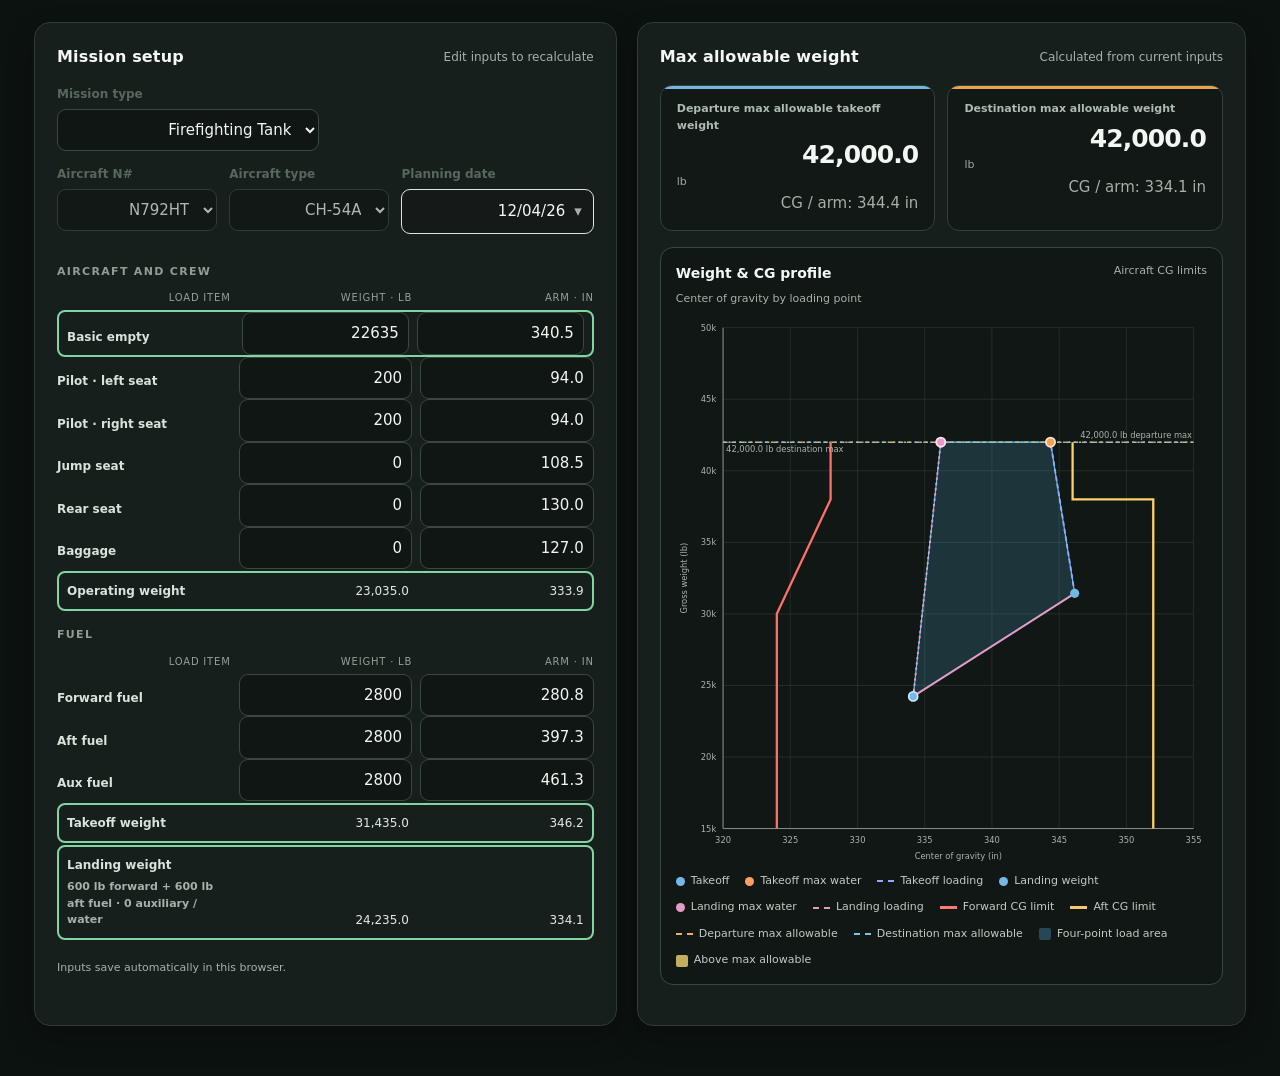
<file: weight-and-balance.html>
<!doctype html>
<html lang="en">
<head>
<meta charset="utf-8"><meta name="viewport" content="width=device-width,initial-scale=1">
<title>Fireline | CH-54A W&B Planner</title>
<style>
:root{--ink:#17241e;--muted:#718078;--line:#e3e9e4;--paper:#f4f6f2;--card:#fff;--green:#236b4a;--green2:#dcefe2;--amber:#b66c27;--shadow:0 12px 35px #183b2710}*{box-sizing:border-box}input[type="number"]::-webkit-inner-spin-button,input[type="number"]::-webkit-outer-spin-button{-webkit-appearance:none;margin:0}input[type="number"]{-moz-appearance:textfield;appearance:textfield}body{margin:0;background:var(--paper);color:var(--ink);font:15px/1.5 Inter,ui-sans-serif,system-ui,-apple-system,"Segoe UI",sans-serif}.shell{max-width:1440px;margin:auto;padding:26px 34px 50px}.top{display:flex;align-items:center;justify-content:space-between;margin-bottom:28px}.brand{display:flex;gap:12px;align-items:center;font-weight:750;letter-spacing:.02em}.mark{width:38px;height:38px;border-radius:12px;background:#1e4f38;color:white;display:grid;place-items:center;font-size:19px}.topright{display:flex;gap:10px;align-items:center;color:var(--muted);font-size:13px}.badge{padding:6px 11px;border-radius:99px;background:#e9eee9;color:#476052;font-weight:600}.hero{display:flex;justify-content:space-between;align-items:end;margin:12px 0 24px}.eyebrow{text-transform:uppercase;letter-spacing:.13em;color:var(--green);font-weight:750;font-size:11px}.hero h1{font-size:34px;letter-spacing:-.04em;margin:5px 0 4px}.hero p{margin:0;color:var(--muted)}.date{border:1px solid var(--line);background:white;padding:9px 12px;border-radius:10px;color:#506158}.layout{display:grid;grid-template-columns:minmax(470px,1.1fr) minmax(490px,1.15fr);gap:20px;align-items:stretch}.card{background:var(--card);border:1px solid var(--line);border-radius:16px;box-shadow:var(--shadow)}.pad{padding:22px}.cardhead{display:flex;justify-content:space-between;align-items:center;margin-bottom:16px}.cardhead h2{font-size:17px;margin:0;letter-spacing:-.02em}.sub{font-size:12px;color:var(--muted)}label{display:block;font-size:12px;color:#58675e;font-weight:650;margin:0 0 6px}.field{margin:0 0 14px}.checkrow{display:flex;align-items:center;gap:10px;padding:11px 12px;border:1px solid #343d37;border-radius:9px;background:#101412;margin:0 0 14px;cursor:pointer}.checkrow input{width:16px;height:16px;accent-color:#80d5a3;margin:0}.checkrow span{display:grid;gap:1px}.checkrow strong{font-size:12px;color:#e8f0eb}.checkrow small{font-size:10px;color:#a5b0a8;font-weight:450}input,select{width:100%;border:1px solid #dce4de;border-radius:9px;padding:10px 11px;background:#fff;color:var(--ink);font:inherit;outline:none}input:focus,select:focus{border-color:#71a786;box-shadow:0 0 0 3px #dcefe2}.row2{display:grid;grid-template-columns:1fr 1fr 1.2fr 1fr;gap:12px}.row2:not(:has(#tankTypeSection:not([hidden]))){grid-template-columns:1fr 1fr 1.2fr}.divider{height:1px;background:var(--line);margin:18px 0}.section{font-size:11px;text-transform:uppercase;letter-spacing:.11em;color:#7a8980;font-weight:750;margin:16px 0 10px}.items{display:grid;grid-template-columns:1fr 1fr 1fr;gap:8px;align-items:end}.items.head{font-size:10px;color:#839087;text-transform:uppercase;letter-spacing:.08em;margin-bottom:5px}.items .field{margin:0}.items input{padding:9px 9px}.items .name{font-size:12px;font-weight:600;padding:9px 0;color:#425249}.hint{font-size:11px;color:#87928b;margin-top:5px}.summary{display:grid;grid-template-columns:1fr 1fr 1fr;gap:10px;margin-bottom:14px}.metric{background:#f5f8f5;border:1px solid #e8eee9;border-radius:13px;padding:15px}.metric .k{font-size:11px;color:#77847c;font-weight:650}.metric .v{font-size:23px;letter-spacing:-.035em;font-weight:750;margin-top:2px}.metric .unit{font-size:11px;color:#77847c}.metric .detail{font-size:15px;color:#a5b0a8;margin-top:2px;text-align:right}.metric .unit[id$="MetricUnit"],#landingArmUnit{font-size:15px;text-align:right}.metric:has(#cg),.metric:has(#landingMaxArm){padding:11px}.metric:has(#cg) .v,.metric:has(#landingMaxArm) .v{display:none}.metric:has(#cg) .k,.metric:has(#landingMaxArm) .k{font-size:10px}.metric [hidden]{display:none!important}.status{display:flex;justify-content:space-between;align-items:center;padding:13px 15px;background:var(--green2);border-radius:11px;color:#23563d;font-weight:700;margin-bottom:16px}.status small{font-weight:500;color:#54735f}.status.warn{background:#fff1e1;color:#8b501d}.status.warn small{color:#926b48}.table{width:100%;border-collapse:collapse;font-size:12px}.table th{text-align:left;padding:9px 8px;color:#87928b;font-size:10px;text-transform:uppercase;letter-spacing:.08em;border-bottom:1px solid var(--line)}.table td{padding:10px 8px;border-bottom:1px solid #edf1ee}.table td:not(:first-child),.table th:not(:first-child){text-align:right}.table tr:last-child td{border-bottom:0;font-weight:750}.note{margin-top:17px;padding:13px 14px;background:#f7f8f5;border-radius:10px;color:#65736a;font-size:11px}.note strong{color:#394b40}.foot{margin-top:20px;display:flex;justify-content:space-between;align-items:center;color:#89948d;font-size:11px}.btn{background:#214e38;color:#fff;border:0;border-radius:9px;padding:10px 14px;font:inherit;font-weight:650;cursor:pointer}.btn:hover{background:#163e2b}.actions{display:flex;gap:8px}.secondary{background:white;color:#456052;border:1px solid var(--line)}@media(max-width:900px){.layout{grid-template-columns:1fr}.hero{align-items:start;gap:15px;flex-direction:column}.shell{padding:20px 16px}.summary{grid-template-columns:1fr 1fr}.summary .metric:last-child{grid-column:span 2}}@media(max-width:520px){.items{grid-template-columns:1.1fr 1fr 1fr}.items input{font-size:12px}.hero h1{font-size:29px}}

:root{--ink:#f4f7f4;--muted:#a5b0a8;--line:#343d37;--paper:#090b0a;--card:#151917;--green:#80d5a3;--green2:#173725;--amber:#ffb86b;--shadow:0 12px 35px #0008}
body{background:#090b0a;color:#f4f7f4}.topright,.sub,.hero p,.unit,.hint,.foot,.note,.metric .k,.metric .unit{color:#a5b0a8}.mark{background:#246443;color:#fff}.badge{background:#202923;color:#bfccc2}.date,input,select,.card,.metric,.note{background:#151917;color:#f4f7f4;border-color:#343d37}.eyebrow{color:#8ee0ad}.status{background:#173725;color:#a4e9b7}.status small{color:#a1c7ad}.status.warn{background:#422b17;color:#ffd09a}.status.warn small{color:#dec29e}.section,.items.head,.table th{color:#93a098}.items .name{color:#d7dfd9}.calcval{padding:9px 0;color:#e2e9e4;font-size:12px;text-align:right}.calculated{border-top:1px solid #343d37;margin-top:2px}.table td{border-color:#2b332d}.chartbox{border:1px solid #343d37;border-radius:13px;background:#101412;padding:15px;margin:4px 0 18px}.charthead{display:flex;justify-content:space-between;align-items:start;margin-bottom:6px}.charthead h3{font-size:14px;margin:0 0 2px}.charthead span{font-size:11px;color:#a5b0a8}.chartbox svg{width:100%;height:100%;min-height:420px;flex:1 1 auto;display:block}.layout>section.card{display:flex;flex-direction:column}.layout>section.card .chartbox{flex:1;display:flex;flex-direction:column;min-height:calc(100vh - 260px)}.layout>section.card #wbChart{flex:1 1 auto;height:100%;min-height:420px}.chartbox svg text{fill:#aab5ad;font:11px Inter,system-ui,sans-serif}.chartbox svg .grid{stroke:#303932;stroke-width:1}.chartbox svg .axis{stroke:#829087;stroke-width:1.2}.chartbox svg .allowable-area{fill:rgba(90,185,235,.18);stroke:#72c9f2;stroke-width:1.5}.chartbox svg .allowable-overlimit{fill:rgba(255,226,120,.42);stroke:#f2cf55;stroke-width:1}.chartbox svg .limit{stroke:#efad67;stroke-width:1.5;stroke-dasharray:7 6}.chartbox svg .limit-destination{stroke:#75c7e8;stroke-width:2;stroke-dasharray:3 4}.destination-dash{width:17px;border-top:2px dashed #75c7e8}.chartbox svg .limit-fwd{fill:none;stroke:#ff7b72;stroke-width:2.5}.chartbox svg .limit-aft{fill:none;stroke:#f3c969;stroke-width:2.5}.chartbox svg .point-op{fill:#96a79b}.chartbox svg .point-dry{fill:#74b9ea}.chartbox svg .point-wet{fill:#80d5a3;stroke:#d7ffe4;stroke-width:2}.chartbox svg .point-aux{fill:#c59cff;stroke:#f1e5ff;stroke-width:2}.chartbox svg .point-maxwater{fill:#ff9f63;stroke:#ffe0c9;stroke-width:2}.chartbox svg .point-noaux{fill:#c59cff;stroke:#f1e5ff;stroke-width:2}.chartbox svg .loadpath{fill:none;stroke:#94a6ff;stroke-width:2;stroke-dasharray:5 4}.legend{display:flex;flex-wrap:wrap;gap:14px;color:#b4beb7;font-size:10px}.legend span{display:flex;align-items:center;gap:6px}.dot{width:8px;height:8px;border-radius:99px;display:inline-block}.dot.op{background:#96a79b}.dot.dry{background:#74b9ea}.dot.wet{background:#80d5a3}.dot.aux{background:#c59cff}.dot.maxwater{background:#ff9f63}.dot.noaux{background:#c59cff}.loadline{width:17px;border-top:2px dashed #94a6ff}.dash{width:17px;border-top:2px dashed #efad67}.line-fwd,.line-aft{width:17px;border-top:3px solid}.line-fwd{border-color:#ff7b72}.line-aft{border-color:#f3c969}.secondary{background:#202923;color:#d9e2dc;border-color:#414b44}.btn{background:#286b49}.btn:hover{background:#33865d}.table td{color:#e2e9e4}body{text-align:right}.items,.items input,.items .name,.field input,.field select,.table th,.table td,.metric,.note,.hero,.cardhead,.section,.hint,.sub,.foot,.topright,.brand,.date,.status,.btn,.checkrow{text-align:right}.items input,.field input,.field select{text-align:right}.items.emphasized,.items.calculated{border:2px solid #80d5a3;border-radius:8px;padding:0 8px}.items.emphasized .name,.items.calculated .name{font-weight:750}

.datePicker{position:relative}.dateToggle{width:100%;border:1px solid #dce4de;border-radius:9px;padding:10px 11px;background:#151917;color:#f4f7f4;font:inherit;text-align:right;cursor:pointer}.dateToggle:after{content:"▾";margin-left:9px;color:#a5b0a8}.dateMenu{position:absolute;top:calc(100% + 6px);right:0;z-index:20;width:280px;padding:12px;background:#151917;border:1px solid #414b44;border-radius:12px;box-shadow:0 14px 35px #0009}.calendarTop{display:flex;justify-content:space-between;align-items:center;margin-bottom:8px}.calendarTop strong{font-size:13px}.calendarTop button,.calendarDay{border:0;background:transparent;color:#e4ece6;border-radius:7px;cursor:pointer}.calendarTop button{font-size:20px;width:32px;height:30px}.calendarTop button:hover,.calendarDay:hover{background:#25322a}.calendarGrid{display:grid;grid-template-columns:repeat(7,1fr);gap:3px;text-align:center}.calendarWeekday{font-size:10px;color:#9daaa1;padding:5px 0}.calendarDay{height:31px;font:12px inherit}.calendarDay.otherMonth{color:#758279}.calendarDay.selected{background:#286b49;color:white;font-weight:750}.calendarDay.today{outline:1px solid #80d5a3}
@media(max-width:650px){.row2{grid-template-columns:1fr 1fr}}

/* Refined dispatch-style visual system */
:root{--paper:#0c1210;--card:#171f1c;--ink:#edf3ef;--muted:#a6b2aa;--line:#34413a;--green:#53bd83;--green2:#183b29;--amber:#e7a550;--shadow:0 14px 36px #0005}
body{text-align:left;background:var(--paper);color:var(--ink)}
.shell{max-width:1380px;padding-top:22px}
.card{background:var(--card);border-color:#303b35;box-shadow:0 12px 30px #0003}
.cardhead h2,.section,.field>label,.items .name,.checkrow,.charthead h3,.note,.status{text-align:left}
.cardhead h2{font-size:16px;letter-spacing:.01em}
.sub,.hint,.foot,.topright,.charthead span{color:#a6b2aa}
.section{color:#8e9e94;letter-spacing:.12em}
input,select{background:#101613;color:#f1f6f2;border-color:#3a4840}
input:focus,select:focus{border-color:#53bd83;box-shadow:0 0 0 3px #53bd8326}
.items input,.field input[type=number],.field input[type=date]{text-align:right;font-variant-numeric:tabular-nums}
.items .name{color:#d9e3dc}
.checkrow{background:#111915;border-color:#39473e;text-align:left}
.checkrow span{text-align:left}
.summary{gap:12px;margin-bottom:12px}
.metric{min-height:98px;padding:15px 16px;background:#111815;border-color:#334139;border-radius:12px;position:relative;overflow:hidden}
.metric:before{content:"";position:absolute;top:0;left:0;right:0;height:3px;background:#53645a}
.summary .metric:first-child:before{background:#53bd83}
.summary .metric:nth-child(2):before{background:#75b6df}
.summary .metric:nth-child(3):before{background:#e7a550}
.metric .k{color:#aebbb2;text-align:left}
.metric .v{font-size:25px;font-variant-numeric:tabular-nums;color:#f2f7f3}
.metric .unit{text-align:left;color:#9caaa1}
.status{border:1px solid #29573b;background:#163623;color:#b9f0c9;gap:12px}
.status small{text-align:right;color:#a4cbb0}
.status.warn{border-color:#713a34;background:#42221f;color:#ffd0c8}
.status.warn small{color:#e8aaa1}
.chartbox{background:#101714;border-color:#39483e}
.charthead{text-align:left}
.charthead>div span{text-align:left}
.chartbox svg .grid{stroke:#28352e}
.chartbox svg .axis{stroke:#8c9b91}
.chartbox svg .limit{stroke:#f0ad55;stroke-width:2;stroke-dasharray:6 5}
.chartbox svg .limit-fwd{stroke:#ff7168;stroke-width:3}
.chartbox svg .limit-aft{stroke:#ffd166;stroke-width:3}
.chartbox svg .loadpath{stroke:#91a8ff;stroke-width:2.5;stroke-dasharray:6 4}
.chartbox svg .point-dry{fill:#73b9e8}
.chartbox svg .point-wet{fill:#53bd83;stroke:#e1ffec;stroke-width:2.5}
.chartbox svg .point-maxwater{fill:#f0a35c;stroke:#ffe1c3;stroke-width:2.5}
.legend{color:#c1ccc4;font-size:11px;gap:10px 16px;margin-top:8px}
.legend span{text-align:left}
.dot{width:9px;height:9px}
.table th:first-child,.table td:first-child{text-align:left}
.table th:not(:first-child),.table td:not(:first-child){text-align:right;font-variant-numeric:tabular-nums}
.table th{color:#9ba89f;border-color:#39463e}
.table td{color:#e2eae4;border-color:#2d3932}
.note{background:#111815;border:1px solid #303b35;color:#aab6ad;line-height:1.6}
.note strong{color:#d9e9dd}
@media(max-width:900px){.shell{padding:16px 14px 34px}.pad{padding:17px}}

.metric[hidden],.legend span[hidden],.status[hidden],#externalLoadSection[hidden],#reset[hidden]{display:none!important}.summary.tankMode{grid-template-columns:repeat(2,minmax(0,1fr))}
@media(max-width:520px){.summary.tankMode{grid-template-columns:1fr 1fr}}

.items .name .hint{text-align:left}

.chartbox svg .landingpath{fill:none;stroke:#e69bc7;stroke-width:2.5;stroke-dasharray:3 4}.chartbox svg .missionarea{fill:none;stroke:none}.chartbox svg .missionpath{fill:none;stroke:#e69bc7;stroke-width:2.5}.chartbox svg .point-landing{fill:#74b9ea;stroke:#d9f0ff;stroke-width:2}.chartbox svg .point-landingwater{fill:#e69bc7;stroke:#ffe2f1;stroke-width:2.5}.dot.landing{background:#74b9ea}.dot.landingwater{background:#e69bc7}.landingLine{width:17px;border-top:2px dashed #e69bc7}
</style>
<style>.mission-row{display:grid;grid-template-columns:minmax(0,1fr) minmax(0,1fr);gap:12px;align-items:end}.mission-row>.field{margin:0 0 14px}.mission-row .checkrow{align-self:end;justify-self:start;width:max-content;max-width:100%;margin:0 0 14px;min-height:42px;padding:8px 10px}.checkrow[hidden]{display:none!important}@media(max-width:650px){.mission-row{grid-template-columns:1fr}}</style></head>
<body><main class="shell">


<div class="layout">
<section class="card pad"><div class="cardhead"><h2>Mission setup</h2><span class="sub">Edit inputs to recalculate</span></div>
<div class="mission-row"><div class="field mission-type-field"><label for="missionType">Mission type</label><select id="missionType"><option value="external">External Load / Bucket Ops</option><option value="tank" selected>Firefighting Tank</option><option value="none">Cross Country</option></select></div><label class="checkrow" id="snorkelStoredRow" hidden><input id="snorkelStored" type="checkbox"><span><strong>Snorkel stored</strong><small>Adds 53,600 to moment</small></span></label></div>

<div class="row2"><div class="field"><label for="tail">Aircraft N#</label><select id="tail" disabled><option value="">—</option></select></div><div class="field"><label for="aircraftType">Aircraft type</label><select id="aircraftType" disabled><option value="CH-54A">CH-54A</option><option value="CH-54A CMRB">CH-54A CMRB</option><option value="CH-54B">CH-54B</option><option value="CH-54B CMRB">CH-54B CMRB</option></select></div><div class="field"><label for="datePickerButton">Planning date</label><div class="datePicker"><button type="button" id="datePickerButton" class="dateToggle" aria-haspopup="true" aria-expanded="false">Select date</button><div id="datePickerMenu" class="dateMenu" hidden><div class="calendarTop"><button type="button" id="prevMonth" aria-label="Previous month">‹</button><strong id="calendarMonth"></strong><button type="button" id="nextMonth" aria-label="Next month">›</button></div><div id="calendarGrid" class="calendarGrid"></div></div></div><input id="flightdate" type="hidden" value="2026-10-17"></div></div>
<div class="section">Aircraft and crew</div>
<div class="items head"><div>Load item</div><div>Weight · lb</div><div>Arm · in</div></div>
<div id="loads"></div>
<div class="section">Fuel</div>
<div class="items head"><div>Load item</div><div>Weight · lb</div><div>Arm · in</div></div>
<div id="fuels"></div>
<div id="externalLoadSection"><div class="section">External load</div><div class="items"><div class="name">External load · lb</div><div class="field"><input id="water" type="number" step="1" aria-label="External load weight in pounds"></div><div class="field"><div class="hint" id="waterGallons"></div></div></div></div>
<div class="foot"><span>Inputs save automatically in this browser.</span><div class="actions"><button class="btn secondary" id="reset">Reset preset</button></div></div>
</section>
<section class="card pad"><div class="cardhead"><h2>Max allowable weight</h2><span class="sub">Calculated from current inputs</span></div>
<div class="summary endpointSummary" style="grid-template-columns:repeat(2,minmax(0,1fr));"><div class="metric" id="grossMetric" hidden><div class="k" id="grossMetricLabel">Gross weight</div><div class="v" id="takeoff">—</div><div class="unit" id="grossMetricUnit">from departure performance</div><div class="detail" id="takeoffDetail" hidden></div></div><div class="metric" id="departurePerformanceMetric"><div class="k">Departure max allowable takeoff weight</div><div class="v" id="departureLimitWeight">—</div><div class="unit">lb</div><div class="detail" id="departureArm">Arm: — in</div></div><div class="metric" id="destinationPerformanceMetric"><div class="k">Destination max allowable weight</div><div class="v" id="destinationLimitWeight">—</div><div class="unit">lb</div><div class="detail" id="destinationArm">Arm: — in</div></div><div class="metric" hidden><div class="k" id="cgMetricLabel">Gross-weight CG</div><div class="v" id="cg">—</div><div class="unit" id="cgMetricUnit">inches aft datum</div><div class="detail" id="cgDetail" hidden></div></div><div class="metric" id="externalLoadCapacityMetric" hidden><div class="k" id="watercapLabel">External load capacity</div><div class="v" id="watercap">—</div><div class="unit" id="watercapUnit">lb</div></div><div class="metric" id="landingMaxWeightMetric" hidden><div class="k">Landing max weight</div><div class="v" id="landingMaxWeight">—</div><div class="unit">lb including max water</div></div><div class="metric" id="landingArmMetric" hidden><div class="k">Landing arm</div><div class="v" id="landingMaxArm">—</div><div class="unit" id="landingArmUnit">inches aft datum</div><div class="detail" id="landingArmDetail" hidden></div></div><div class="metric" id="landingWaterMetric" hidden><div class="k">Landing water</div><div class="v" id="landingMaxWater">—</div><div class="unit">gal</div></div></div>
<div class="status" id="status"><span id="statusText">Within workbook gross-weight reference</span><small id="remaining"></small></div>
<div class="chartbox"><div class="charthead"><div><h3>Weight &amp; CG profile</h3><span>Center of gravity by loading point</span></div><span class="sub">Aircraft CG limits</span></div><svg id="wbChart" viewBox="0 0 700 330" role="img" aria-label="Scatter chart of aircraft weight against center of gravity"></svg><div class="legend"><span><i class="dot dry"></i>Takeoff</span><span><i class="dot maxwater"></i><span id="maxLoadLegendText">Max external load</span></span><span><i class="loadline"></i>Takeoff loading</span><span id="landingBaseLegend" hidden><i class="dot landing"></i>Landing weight</span><span id="landingWaterLegend" hidden><i class="dot landingwater"></i><span id="landingWaterLegendText">Landing max water</span></span><span id="landingLoadLegend" hidden><i class="landingLine"></i><span id="landingLoadLegendText">Landing loading</span></span><span><i class="line-fwd"></i>Forward CG limit</span><span><i class="line-aft"></i>Aft CG limit</span><span><i class="dash"></i>Departure max allowable</span><span><i class="destination-dash"></i>Destination max allowable</span><span id="allowableAreaLegend" hidden><i style="width:12px;height:12px;border-radius:2px;background:rgba(90,185,235,.3);display:inline-block"></i>Four-point load area</span><span id="overLimitLegend" hidden><i style="width:12px;height:12px;border-radius:2px;background:rgba(255,226,120,.75);display:inline-block"></i>Above max allowable</span></div></div>

</section>
</div>
</main>
<script>
window.departureMaxGrossWeight=undefined;window.destinationMaxGrossWeight=undefined;window.departureMaxDualEngineOge=undefined;const base={basic:22635,basicArm:340.5263088138,pilotL:200,pilotR:200,jump:0,rear:0,baggage:0,armPilot:94,armJump:108.5,armRear:130,armBaggage:127,forward:2800,forwardArm:280.8,aft:2800,aftArm:397.3,aux:2200,auxArm:461.3,waterArm:342,bucket:0,bucketArm:333};
const presets={tankMax:{...base,name:'Tanked · maximum fuel / maximum external load',forward:2800,aft:2800,aux:2800,waterArm:339,waterCapacity:10565},tankMin:{...base,name:'Tanked · minimum fuel / maximum external load',forward:600,aft:600,aux:0,waterArm:339,waterCapacity:17965},bucketMax:{...base,name:'Bucket / External load · maximum fuel / maximum external load',forward:2800,aft:2800,aux:2800,waterArm:345,waterCapacity:10565,bucket:0},bucketMin:{...base,name:'Bucket / External load · minimum fuel / maximum external load',forward:600,aft:600,aux:0,waterArm:342,waterCapacity:16600,bucket:0}};
let active='tankMax';
const field=(key,label,armKey)=>`<div class="items"><div class="name">${label}</div><div class="field"><input type="number" step="1" data-key="${key}" aria-label="${label} weight"></div><div class="field"><input type="number" step="0.1" data-key="${armKey}" aria-label="${label} arm"></div></div>`;
function mount(){document.getElementById('loads').innerHTML=field('basic','Basic empty','basicArm').replace('class="items"','class="items emphasized"')+field('pilotL','Pilot · left seat','armPilot')+field('pilotR','Pilot · right seat','armPilot')+field('jump','Jump seat','armJump')+field('rear','Rear seat','armRear')+field('baggage','Baggage','armBaggage')+'<div class="items calculated"><div class="name">Operating weight</div><div class="calcval" id="operatingWeight">—</div><div class="calcval" id="operatingArm">—</div></div>';document.getElementById('fuels').innerHTML=field('forward','Forward fuel','forwardArm')+field('aft','Aft fuel','aftArm')+field('aux','Aux fuel','auxArm')+'<div class="items calculated"><div class="name">Takeoff weight</div><div class="calcval" id="fuelTakeoffWeight">—</div><div class="calcval" id="fuelTakeoffArm">—</div></div>'+'<div class="items calculated"><div class="name">Landing weight<div class="hint">600 lb forward + 600 lb aft fuel · 0 auxiliary / water</div></div><div class="calcval" id="landingWeight">—</div><div class="calcval" id="landingArm">—</div></div>';document.querySelectorAll('#loads input,#fuels input').forEach(el=>{el.addEventListener('input',()=>{calculate();saveState();if(el.closest('#fuels')){const x=read();try{if(window.parent&&typeof window.parent.syncFuelFromWeightBalance==='function')window.parent.syncFuelFromWeightBalance(x.forward,x.aft,x.aux)}catch(e){}}});if(el.dataset.key.toLowerCase().includes('arm'))el.addEventListener('change',()=>{el.value=Number(el.value).toFixed(1);calculate();saveState()})});document.getElementById('water').addEventListener('input',()=>{calculate();saveState()});}
function read(){const x={...presets[active]};document.querySelectorAll('#loads input,#fuels input').forEach(el=>x[el.dataset.key]=Number(el.value)||0);return x}
function setInputs(){document.querySelectorAll('#loads input,#fuels input').forEach(el=>{const value=presets[active][el.dataset.key]??0;el.value=el.dataset.key.toLowerCase().includes('arm')?Number(value).toFixed(1):value});const mission=document.getElementById('missionType').value,noLoad=mission==='none',waterField=document.getElementById('water');document.getElementById('snorkelStoredRow').hidden=!noLoad;waterField.value=noLoad?0:presets[active].waterCapacity;waterField.disabled=noLoad;document.getElementById('externalLoadSection').hidden=mission==='tank';document.getElementById('reset').hidden=mission==='tank';calculate();saveState()}
function updateTailOptions(){const type=document.getElementById('aircraftType').value,list=type.startsWith('CH-54B')?['N715HT','N716HT','N718HT','N719HT','N720HT','N721HT','N722HT']:['N792HT','N795HT'],tail=document.getElementById('tail'),previous=tail.value;tail.innerHTML=list.map(n=>'<option value="'+n+'">'+n+'</option>').join('');tail.value=list.includes(previous)?previous:list[0]}
let calendarView=new Date();
function parseLocalDate(value){const a=(value||'').split('-').map(Number);return a.length===3&&a[0]&&a[1]&&a[2]?new Date(a[0],a[1]-1,a[2]):new Date()}
function isoLocalDate(date){return date.getFullYear()+'-'+String(date.getMonth()+1).padStart(2,'0')+'-'+String(date.getDate()).padStart(2,'0')}
function syncDatePicker(){const input=document.getElementById('flightdate'),selected=parseLocalDate(input.value),button=document.getElementById('datePickerButton');button.textContent=String(selected.getMonth()+1).padStart(2,'0')+'/'+String(selected.getDate()).padStart(2,'0')+'/'+String(selected.getFullYear()).slice(-2);calendarView=new Date(selected.getFullYear(),selected.getMonth(),1);drawDatePicker()}
function drawDatePicker(){const selected=parseLocalDate(document.getElementById('flightdate').value),year=calendarView.getFullYear(),month=calendarView.getMonth(),first=new Date(year,month,1),start=new Date(year,month,1-first.getDay()),grid=document.getElementById('calendarGrid');document.getElementById('calendarMonth').textContent=calendarView.toLocaleDateString('en-US',{month:'long',year:'numeric'});grid.innerHTML=['Su','Mo','Tu','We','Th','Fr','Sa'].map(d=>'<div class="calendarWeekday">'+d+'</div>').join('');for(let i=0;i<42;i++){const d=new Date(start.getFullYear(),start.getMonth(),start.getDate()+i),classes=['calendarDay'];if(d.getMonth()!==month)classes.push('otherMonth');if(isoLocalDate(d)===isoLocalDate(selected))classes.push('selected');if(isoLocalDate(d)===isoLocalDate(new Date()))classes.push('today');grid.insertAdjacentHTML('beforeend','<button type="button" class="'+classes.join(' ')+'" data-date="'+isoLocalDate(d)+'">'+d.getDate()+'</button>')}grid.querySelectorAll('[data-date]').forEach(btn=>btn.addEventListener('click',()=>{document.getElementById('flightdate').value=btn.dataset.date;syncDatePicker();closeDatePicker();saveState()}))}
function openDatePicker(){syncDatePicker();document.getElementById('datePickerMenu').hidden=false;document.getElementById('datePickerButton').setAttribute('aria-expanded','true')}
function closeDatePicker(){document.getElementById('datePickerMenu').hidden=true;document.getElementById('datePickerButton').setAttribute('aria-expanded','false')}
const WB_STATE_KEY='firelinePlannerState';
function wbWriteBackup(raw){try{if(!('indexedDB' in window))return;const req=indexedDB.open('ch54bStateBackupDB',1);req.onupgradeneeded=()=>{if(!req.result.objectStoreNames.contains('state'))req.result.createObjectStore('state')};req.onsuccess=()=>{const db=req.result;try{const tx=db.transaction('state','readwrite');tx.objectStore('state').put(raw,WB_STATE_KEY);tx.oncomplete=()=>db.close();tx.onerror=()=>db.close()}catch(e){db.close()}}}catch(e){}}
function wbReadBackup(done){try{if(!('indexedDB' in window)){done(null);return}const req=indexedDB.open('ch54bStateBackupDB',1);req.onupgradeneeded=()=>{if(!req.result.objectStoreNames.contains('state'))req.result.createObjectStore('state')};req.onsuccess=()=>{const db=req.result;if(!db.objectStoreNames.contains('state')){db.close();done(null);return}const get=db.transaction('state','readonly').objectStore('state').get(WB_STATE_KEY);get.onsuccess=()=>{const value=get.result||null;db.close();done(value)};get.onerror=()=>{db.close();done(null)}};req.onerror=()=>done(null)}catch(e){done(null)}}
function saveState(){try{const fields={};document.querySelectorAll('#loads input,#fuels input').forEach(el=>fields[el.dataset.key]=el.value);const raw=JSON.stringify({active,tail:document.getElementById('tail').value,type:document.getElementById('aircraftType').value,date:document.getElementById('flightdate').value,savedOn:isoLocalDate(new Date()),mission:document.getElementById('missionType').value,snorkelStored:document.getElementById('snorkelStored').checked,water:document.getElementById('water').value,fields});wbWriteBackup(raw);try{localStorage.setItem(WB_STATE_KEY,raw)}catch(e){}}catch(e){}}
function restoreSavedState(saved){const today=isoLocalDate(new Date());document.getElementById('flightdate').value=today;if(saved){if(['CH-54A','CH-54B'].includes(saved.type))document.getElementById('aircraftType').value=saved.type;updateTailOptions();if(Array.from(document.getElementById('tail').options).some(o=>o.value===saved.tail))document.getElementById('tail').value=saved.tail;if(saved.date)document.getElementById('flightdate').value=saved.date;if(['external','tank','none'].includes(saved.mission))document.getElementById('missionType').value=saved.mission}if(saved&&saved.snorkelStored!==undefined)document.getElementById('snorkelStored').checked=!!saved.snorkelStored;const mission=document.getElementById('missionType').value;active=mission==='external'?'bucketMax':mission==='tank'?'tankMax':(saved&&saved.active&&saved.active.startsWith('bucket')?'bucketMax':'tankMax');setInputs();if(saved){document.querySelectorAll('#loads input,#fuels input').forEach(el=>{if(saved.fields&&Object.prototype.hasOwnProperty.call(saved.fields,el.dataset.key))el.value=saved.fields[el.dataset.key]});if(saved.water!==undefined)document.getElementById('water').value=saved.water;}if(['external','tank','none'].includes(window.performanceMissionTypeOverride))document.getElementById('missionType').value=window.performanceMissionTypeOverride;calculate();saveState()}
window.getCloudBackupState=function(){try{return JSON.parse(localStorage.getItem(WB_STATE_KEY)||'null')}catch(e){return null}};window.setCloudBackupState=function(saved){if(!saved)return false;restoreSavedState(saved);return true};function restoreState(){let saved=null;try{saved=JSON.parse(localStorage.getItem(WB_STATE_KEY)||'null')}catch(e){saved=null}if(saved){restoreSavedState(saved);return}wbReadBackup(raw=>{if(raw){try{saved=JSON.parse(raw);localStorage.setItem(WB_STATE_KEY,raw)}catch(e){saved=null}}restoreSavedState(saved);setTimeout(()=>{try{if(window.parent&&typeof window.parent.syncFuelToWeightBalance==='function')window.parent.syncFuelToWeightBalance();if(typeof window.parent.syncPerfDateToWeightBalance==='function')window.parent.syncPerfDateToWeightBalance()}catch(e){}},0)})}function f(n,d=1){return n.toLocaleString('en-US',{minimumFractionDigits:d,maximumFractionDigits:d})}
function calculate(){const x=read();const items=[['Basic empty',x.basic,x.basicArm],['Pilot · left seat',x.pilotL,x.armPilot],['Pilot · right seat',x.pilotR,x.armPilot],['Jump seat',x.jump,x.armJump],['Rear seat',x.rear,x.armRear],['Baggage',x.baggage,x.armBaggage],['Forward fuel',x.forward,x.forwardArm],['Aft fuel',x.aft,x.aftArm],['Aux fuel',x.aux,x.auxArm]];let operating=items.slice(0,6).reduce((a,i)=>a+i[1],0),opMoment=items.slice(0,6).reduce((a,i)=>a+i[1]*i[2],0),fuel=items.slice(6).reduce((a,i)=>a+i[1],0),fuelMoment=items.slice(6).reduce((a,i)=>a+i[1]*i[2],0);const tankMission=document.getElementById('missionType').value==='tank',crossCountry=document.getElementById('missionType').value==='none',externalMission=document.getElementById('missionType').value==='external',loadArm=externalMission?x.bucketArm:x.waterArm;if(tankMission)opMoment-=53700;if(document.getElementById('missionType').value==='none'&&document.getElementById('snorkelStored').checked)opMoment+=53600;const tow=operating+fuel,towM=opMoment+fuelMoment,maxGross=window.departureMaxGrossWeight===undefined?(document.getElementById('aircraftType').value.startsWith('CH-54B')?47000:42000):window.departureMaxGrossWeight,externalLoadGrossLimit=externalMission?(window.departureMaxDualEngineOge===undefined?maxGross:(window.departureMaxDualEngineOge===null?0:window.departureMaxDualEngineOge)):maxGross,maxWater=document.getElementById('missionType').value==='none'?0:Math.max(0,Math.min(tankMission?2700*8.3:Infinity,externalLoadGrossLimit-tow)),gal=maxWater/8.3,waterField=document.getElementById('water');if(externalMission){waterField.value=String(maxWater);waterField.readOnly=true}else{waterField.readOnly=false}const enteredWater=Number(waterField.value)||0;waterField.max=maxWater;if(enteredWater>maxWater)waterField.value=maxWater;const water=document.getElementById('missionType').value==='none'?0:Math.min(enteredWater,maxWater),gross=tow+water,grossM=towM+water*loadArm,towCg=towM/tow,grossCg=grossM/gross,maxWaterGross=tow+maxWater,maxWaterMoment=towM+maxWater*loadArm,maxWaterCg=maxWaterMoment/maxWaterGross;const landingWeight=operating+1200,landingMoment=opMoment+600*x.forwardArm+600*x.aftArm,landingCg=landingMoment/landingWeight,landingWaterWeight=Math.max(0,Math.min(tankMission?2700*8.3:Infinity,maxGross-landingWeight)),landingWaterGross=landingWeight+landingWaterWeight,landingWaterMoment=landingMoment+landingWaterWeight*loadArm,landingWaterCg=landingWaterMoment/landingWaterGross,landingWaterGallons=landingWaterWeight/8.3;document.getElementById('fuelTakeoffWeight').textContent=f(tow);document.getElementById('fuelTakeoffArm').textContent=f(towCg,1);document.getElementById('landingWeight').textContent=f(landingWeight);document.getElementById('landingArm').textContent=f(landingCg,1);document.getElementById('operatingWeight').textContent=f(operating);document.getElementById('operatingArm').textContent=f(opMoment/operating,1);document.getElementById('grossMetricLabel').textContent='Max allowable gross weight';document.getElementById('grossMetricUnit').textContent='from departure performance';document.getElementById('cgMetricLabel').textContent=tankMission?'Takeoff arm':'Gross-weight CG';document.getElementById('cg').textContent=f(tankMission?towCg:grossCg,1);document.getElementById('cgMetricUnit').textContent=tankMission?'Without water: '+f(towCg,1)+' in':'inches aft datum';document.getElementById('cgDetail').hidden=!tankMission;document.getElementById('cgDetail').textContent='With water: '+f(maxWaterCg,1)+' in';document.getElementById('takeoff').textContent=f(maxGross);document.getElementById('takeoffDetail').hidden=false;document.getElementById('takeoffDetail').textContent='Current gross weight: '+f(gross)+' lb';const depLimit=window.departureMaxGrossWeight===undefined?maxGross:window.departureMaxGrossWeight,destLimit=window.destinationMaxGrossWeight===undefined?(document.getElementById('aircraftType').value.startsWith('CH-54B')?47000:42000):window.destinationMaxGrossWeight;document.getElementById('departureLimitWeight').textContent=f(depLimit);document.getElementById('departureArm').textContent='CG / arm: '+(Number.isFinite(grossCg)?f(grossCg,1):'—')+' in';document.getElementById('destinationLimitWeight').textContent=f(destLimit);document.getElementById('destinationArm').textContent='CG / arm: '+(Number.isFinite(landingCg)?f(landingCg,1):'—')+' in';document.getElementById('watercapLabel').textContent=tankMission?'Takeoff water':'External load capacity';document.getElementById('watercap').textContent=tankMission?f(gal):f(maxWater);document.getElementById('watercapUnit').textContent=tankMission?'gal':'lb';document.getElementById('landingMaxWeightMetric').hidden=true;document.getElementById('landingArmMetric').hidden=true;document.getElementById('landingWaterMetric').hidden=true;document.getElementById('landingMaxWeight').textContent=f(landingWaterGross);document.getElementById('landingMaxArm').textContent=f(landingCg,1);document.getElementById('landingArmUnit').textContent='Without water: '+f(landingCg,1)+' in';document.getElementById('landingArmDetail').hidden=!tankMission;document.getElementById('landingArmDetail').textContent='With water: '+f(landingWaterCg,1)+' in';document.getElementById('landingMaxWater').textContent=f(landingWaterGallons);document.getElementById('maxLoadLegendText').textContent=tankMission?'Takeoff max water':'Max external load';document.getElementById('landingBaseLegend').hidden=!(tankMission||crossCountry||externalMission);document.getElementById('landingWaterLegend').hidden=!(tankMission||externalMission);document.getElementById('landingWaterLegendText').textContent=externalMission?'Landing max external load':'Landing max water';document.getElementById('landingLoadLegend').hidden=!(tankMission||crossCountry||externalMission);document.getElementById('landingLoadLegendText').textContent=crossCountry?'Takeoff to landing':'Landing loading';document.getElementById('waterGallons').textContent=tankMission?f(water/8.3,0)+' gal':'';const over=gross>maxGross,st=document.getElementById('status');st.hidden=true;st.classList.toggle('warn',over);document.getElementById('statusText').textContent=over?'Above maximum gross-weight limit':'Within maximum gross-weight limit';document.getElementById('remaining').textContent=over?f(gross-maxGross)+' lb above '+f(maxGross)+' lb':f(Math.max(0,maxGross-gross))+' lb remaining to reference';const chartPoints=[{label:'Takeoff weight',x:towCg,y:tow,type:'dry'}];if(document.getElementById('missionType').value!=='none')chartPoints.push({label:tankMission?'Max water':'Max external load',x:maxWaterCg,y:maxWaterGross,type:'maxwater'});chartPoints.push({label:'Landing weight',x:landingCg,y:landingWeight,type:'landing'});if(tankMission||externalMission)chartPoints.push({label:externalMission?'Landing + max external load · '+f(landingWaterWeight)+' lb':'Landing + max water · '+f(landingWaterGallons,1)+' gal',x:landingWaterCg,y:landingWaterGross,type:'landingwater'});drawChart(chartPoints)}
window.setPerformanceMaxGrossWeights=function(departure,destination,dualEngineDeparture,hasDualEngineTable){const d=Number(departure),a=Number(destination),dual=Number(dualEngineDeparture);window.departureMaxGrossWeight=departure==null||departure===''||!Number.isFinite(d)?undefined:d;window.destinationMaxGrossWeight=destination==null||destination===''||!Number.isFinite(a)?undefined:a;window.departureMaxDualEngineOge=hasDualEngineTable?(dualEngineDeparture==null||dualEngineDeparture===''||!Number.isFinite(dual)?null:dual):undefined;calculate()};window.setPerformanceFuelLoads=function(forward,center,aux){const values={forward:forward,aft:center,aux:aux};Object.entries(values).forEach(([key,value])=>{const input=document.querySelector('#fuels input[data-key="'+key+'"]');if(input)input.value=String(Number(value)||0)});calculate();saveState()};
window.setPerformanceDate=function(date){if(!date)return;const input=document.getElementById('flightdate');if(input){input.value=date;syncDatePicker();saveState()}};window.setPerformanceMissionType=function(mission){if(!['external','tank','none'].includes(mission))return;window.performanceMissionTypeOverride=mission;const picker=document.getElementById('missionType');if(!picker)return;picker.value=mission;active=mission==='external'?'bucketMax':mission==='tank'?'tankMax':(active.startsWith('bucket')?'bucketMax':'tankMax');setInputs();calculate();saveState()};
window.setPerformanceAircraftDetails=function(type,tailValue,emptyWeight,aircraftArm,pilotLeftWeight,pilotRightWeight,changedKey){const types=['CH-54A','CH-54A CMRB','CH-54B','CH-54B CMRB'],typeSelect=document.getElementById('aircraftType'),tailSelect=document.getElementById('tail');typeSelect.innerHTML=types.map(t=>'<option value="'+t+'">'+t+'</option>').join('');typeSelect.value=types.includes(type)?type:types[0];typeSelect.disabled=true;tailSelect.innerHTML=tailValue?'<option value="'+tailValue+'">'+tailValue+'</option>':'<option value="">—</option>';tailSelect.value=tailValue||'';tailSelect.disabled=true;if((emptyWeight!==undefined&&emptyWeight!==null&&emptyWeight!=='')||changedKey==='empty'){const weightInput=document.querySelector('#loads input[data-key="basic"]');if(weightInput)weightInput.value=emptyWeight}if((aircraftArm!==undefined&&aircraftArm!==null&&aircraftArm!=='')||changedKey==='perfAircraftArm'){const armInput=document.querySelector('#loads input[data-key="basicArm"]');if(armInput)armInput.value=aircraftArm}if((pilotLeftWeight!==undefined&&pilotLeftWeight!==null&&pilotLeftWeight!=='')||changedKey==='lpW'){const pilotInput=document.querySelector('#loads input[data-key="pilotL"]');if(pilotInput)pilotInput.value=pilotLeftWeight}if((pilotRightWeight!==undefined&&pilotRightWeight!==null&&pilotRightWeight!=='')||changedKey==='rpW'){const pilotInput=document.querySelector('#loads input[data-key="pilotR"]');if(pilotInput)pilotInput.value=pilotRightWeight}calculate();saveState()};function drawChart(points){const externalMission=document.getElementById('missionType').value==='external',svg=document.getElementById('wbChart'),W=700,H=Math.max(420,Math.round(700*(svg.clientHeight>0&&svg.clientWidth>0?svg.clientHeight/svg.clientWidth:420/700))),L=62,R=18,T=18,B=48;svg.setAttribute('viewBox','0 0 '+W+' '+H),x0=320,x1=355,y0=15000,y1=50000,px=x=>L+(x-x0)/(x1-x0)*(W-L-R),py=y=>T+(y1-y)/(y1-y0)*(H-T-B);let out='';[15000,20000,25000,30000,35000,40000,45000,50000].forEach(v=>{let y=py(v);out+='<line class="grid" x1="'+L+'" y1="'+y+'" x2="'+(W-R)+'" y2="'+y+'"/><text x="'+(L-9)+'" y="'+(y+4)+'" text-anchor="end">'+Math.round(v/1000)+'k</text>'});[320,325,330,335,340,345,350,355].forEach(v=>{let x=px(v);out+='<line class="grid" x1="'+x+'" y1="'+T+'" x2="'+x+'" y2="'+(H-B)+'"/><text x="'+x+'" y="'+(H-B+19)+'" text-anchor="middle">'+v+'</text>'});const isB=document.getElementById('aircraftType').value.startsWith('CH-54B'),grossLimit=window.departureMaxGrossWeight===undefined?(isB?47000:42000):window.departureMaxGrossWeight,destinationLimit=window.destinationMaxGrossWeight===undefined?(isB?47000:42000):window.destinationMaxGrossWeight,fwd=isB?[[323,15000],[323,30000],[328,42000],[328,47000]]:[[324,15000],[324,30000],[328,38000],[328,42000]],aft=isB?[[349,15000],[349,38000],[346,38000],[346,47000]]:[[352,15000],[352,38000],[346,38000],[346,42000]],coords=a=>a.map(q=>px(q[0])+','+py(q[1])).join(' '),fwdTitle=isB?'Forward CG limit: 323 in through 30,000 lb; linearly to 328 in at 42,000 lb; remains 328 in to 47,000 lb':'Forward CG limit: 324 in through 30,000 lb; linearly to 328 in at 38,000 lb; remains 328 in to 42,000 lb',aftTitle=isB?'Aft CG limit: 349 in through 38,000 lb; steps to 346 in at 38,000 lb and remains through 47,000 lb':'Aft CG limit: 352 in through 38,000 lb; steps to 346 in at 38,000 lb and remains through 42,000 lb';const takeoff=points.find(p=>p.type==='dry'),takeoffMax=points.find(p=>p.type==='maxwater'),landing=points.find(p=>p.type==='landing'),landingMax=points.find(p=>p.type==='landingwater');document.getElementById('allowableAreaLegend').hidden=!(takeoff&&takeoffMax&&landing&&landingMax);document.getElementById('overLimitLegend').hidden=!(takeoff&&takeoffMax&&landing&&landingMax);if(takeoff&&takeoffMax&&landing&&landingMax){const cx=x=>Math.max(x0,Math.min(x1,x)),cy=y=>Math.max(y0,Math.min(y1,y)),area=[takeoff,takeoffMax,landingMax,landing].map(p=>({x:p.x,y:p.y})),areaPoints=area.map(p=>px(cx(p.x))+','+py(cy(p.y))).join(' ');out+='<polygon class="allowable-area" points="'+areaPoints+'"><title>Area connecting takeoff, maximum takeoff load, maximum landing load, and landing weight</title></polygon>';const fillAboveLimit=(limit,label)=>{const clipped=[];area.forEach((current,i)=>{const previous=area[(i+area.length-1)%area.length],currentOver=current.y>limit,previousOver=previous.y>limit;if(currentOver!==previousOver){const t=(limit-previous.y)/(current.y-previous.y);clipped.push({x:previous.x+t*(current.x-previous.x),y:limit})}if(currentOver)clipped.push(current)});if(clipped.length>2){const overPoints=clipped.map(p=>px(cx(p.x))+','+py(cy(p.y))).join(' ');out+='<polygon class="allowable-overlimit" points="'+overPoints+'"><title>Area above '+label+' max allowable line: '+f(limit)+' lb</title></polygon>'}};fillAboveLimit(grossLimit,'departure');if(destinationLimit!==grossLimit)fillAboveLimit(destinationLimit,'destination')}out+='<line class="axis" x1="'+L+'" y1="'+T+'" x2="'+L+'" y2="'+(H-B)+'"/><line class="axis" x1="'+L+'" y1="'+(H-B)+'" x2="'+(W-R)+'" y2="'+(H-B)+'"/><line class="limit" x1="'+L+'" y1="'+py(grossLimit)+'" x2="'+(W-R)+'" y2="'+py(grossLimit)+'"/><line class="limit-destination" x1="'+L+'" y1="'+py(destinationLimit)+'" x2="'+(W-R)+'" y2="'+py(destinationLimit)+'"><title>Destination max allowable gross weight: '+f(destinationLimit)+' lb</title></line><polyline class="limit-fwd" points="'+coords(fwd)+'"><title>'+fwdTitle+'</title></polyline><polyline class="limit-aft" points="'+coords(aft)+'"><title>'+aftTitle+'</title></polyline><text x="'+(W-R-2)+'" y="'+(py(grossLimit)-6)+'" text-anchor="end">'+f(grossLimit)+' lb departure max</text><text x="'+(L+4)+'" y="'+(py(destinationLimit)+13)+'" text-anchor="start">'+f(destinationLimit)+' lb destination max</text><text x="'+((L+W-R)/2)+'" y="'+(H-8)+'" text-anchor="middle">Center of gravity (in)</text><text transform="translate(15 '+((T+H-B)/2)+') rotate(-90)" text-anchor="middle">Gross weight (lb)</text>';const pathPoints=['dry','maxwater'].map(t=>points.find(p=>p.type===t)).filter(Boolean);if(pathPoints.length>1)out+='<polyline class="loadpath" points="'+pathPoints.map(p=>px(Math.max(x0,Math.min(x1,p.x)))+','+py(Math.max(y0,Math.min(y1,p.y)))).join(' ')+'"><title>'+ (externalMission?'Takeoff weight to maximum external load':'Weight without external load to maximum water') +'</title></polyline>';const landingPath=['landing','landingwater'].map(t=>points.find(p=>p.type===t)).filter(Boolean);if(landingPath.length>1)out+='<polyline class="landingpath" points="'+landingPath.map(p=>px(Math.max(x0,Math.min(x1,p.x)))+','+py(Math.max(y0,Math.min(y1,p.y)))).join(' ')+'"><title>Landing weight to landing weight plus '+(externalMission?'maximum external load':'maximum water')+'</title></polyline>';if(document.getElementById('missionType').value==='external'||document.getElementById('missionType').value==='tank'){const route=['dry','landing'].map(t=>points.find(p=>p.type===t)).filter(Boolean);if(route.length>1){const takeoff=route[0],landing=route[1],tx=px(Math.max(x0,Math.min(x1,takeoff.x))),ty=py(Math.max(y0,Math.min(y1,takeoff.y))),lx=px(Math.max(x0,Math.min(x1,landing.x))),ly=py(Math.max(y0,Math.min(y1,landing.y))),limitY=py(grossLimit);out+='<polyline class="missionpath" points="'+tx+','+ty+' '+lx+','+ly+'"><title>Takeoff weight to landing weight</title></polyline>'}}if(document.getElementById('missionType').value==='none'){const crossPath=['dry','landing'].map(t=>points.find(p=>p.type===t)).filter(Boolean);if(crossPath.length>1)out+='<polyline class="landingpath" points="'+crossPath.map(p=>px(Math.max(x0,Math.min(x1,p.x)))+','+py(Math.max(y0,Math.min(y1,p.y)))).join(' ')+'"><title>Takeoff weight to landing weight</title></polyline>'}points.forEach(p=>{let x=px(Math.max(x0,Math.min(x1,p.x))),y=py(Math.max(y0,Math.min(y1,p.y)));out+='<circle class="point-'+p.type+'" cx="'+x+'" cy="'+y+'" r="6"><title>'+p.label+': '+f(p.y)+' lb at '+f(p.x,1)+' in</title></circle>'});svg.innerHTML=out}
document.getElementById('snorkelStored').addEventListener('change',()=>{calculate();saveState()});document.getElementById('missionType').addEventListener('change',e=>{const mission=e.target.value;active=mission==='external'?'bucketMax':mission==='tank'?'tankMax':(active.startsWith('bucket')?'bucketMax':'tankMax');setInputs()});document.getElementById('tail').addEventListener('change',saveState);document.getElementById('flightdate').addEventListener('change',saveState);document.getElementById('aircraftType').addEventListener('change',e=>{updateTailOptions();calculate();saveState()});document.getElementById('reset').addEventListener('click',setInputs);window.addEventListener('pagehide',saveState);window.addEventListener('beforeunload',saveState);document.addEventListener('visibilitychange',()=>{if(document.visibilityState==='hidden')saveState()});mount();restoreState();syncDatePicker();document.getElementById('datePickerButton').addEventListener('click',()=>document.getElementById('datePickerMenu').hidden?openDatePicker():closeDatePicker());document.getElementById('prevMonth').addEventListener('click',()=>{calendarView=new Date(calendarView.getFullYear(),calendarView.getMonth()-1,1);drawDatePicker()});document.getElementById('nextMonth').addEventListener('click',()=>{calendarView=new Date(calendarView.getFullYear(),calendarView.getMonth()+1,1);drawDatePicker()});document.addEventListener('click',e=>{if(!e.target.closest('.datePicker'))closeDatePicker()});
</script></body></html>
</file>
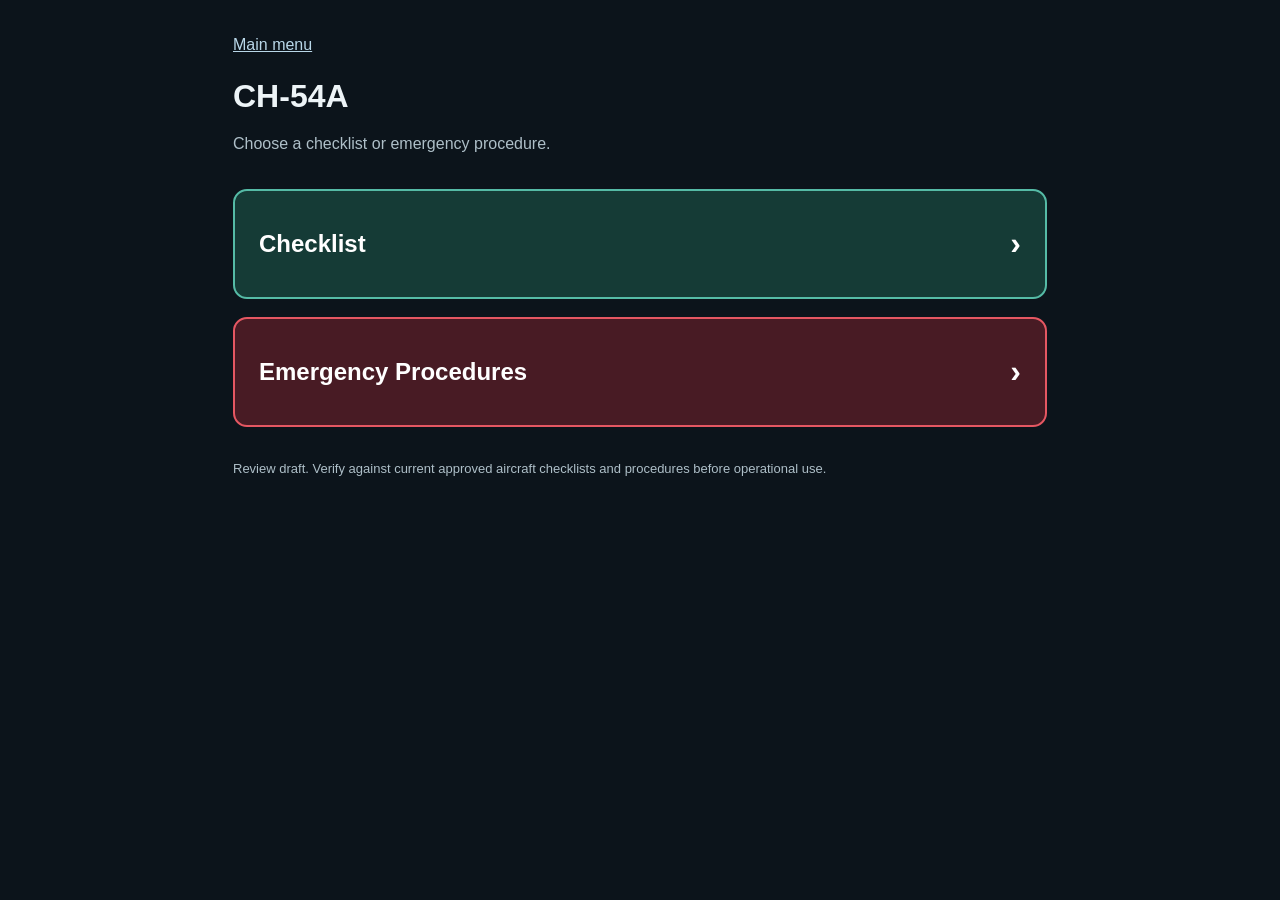
<file: Checklist/ch54a.html>
<!doctype html>
<html lang="en">
<head>
<meta charset="utf-8">
<meta name="viewport" content="width=device-width,initial-scale=1">
<meta name="theme-color" content="#0c141b">
<title>CH-54A Menu</title>
<style>
*{box-sizing:border-box}body{margin:0;background:#0c141b;color:#edf4f7;font-family:Arial,Helvetica,sans-serif}main{max-width:850px;margin:auto;padding:36px 18px}h1{font-size:32px;margin:24px 0 12px}p{color:#aebfc8;line-height:1.6}.menu{display:grid;gap:18px;margin-top:32px}.menu a{display:flex;justify-content:space-between;align-items:center;gap:20px;min-height:110px;padding:24px;border-radius:14px;color:white;text-decoration:none;font-size:24px;font-weight:700;line-height:1.4}.normal{background:#153b36;border:2px solid #55bba6}.emergency{background:#481b24;border:2px solid #e55762}a:focus-visible{outline:3px solid #7dd3fc;outline-offset:4px}.arrow{font-size:32px}.notice{font-size:13px;margin-top:32px}@media(max-width:520px){main{padding:24px 14px}.menu a{font-size:21px}}
</style>
</head>
<body>
<main>
<a href="index.html" style="color:#b9d7e8">Main menu</a><h1>CH-54A</h1>
<p>Choose a checklist or emergency procedure.</p>
<nav class="menu" aria-label="CH-54A menu">
<a class="normal" href="normal.html"><span>Checklist</span><span class="arrow" aria-hidden="true">›</span></a>
<a class="emergency" href="emergency-a.html"><span>Emergency Procedures</span><span class="arrow" aria-hidden="true">›</span></a>
</nav>
<p class="notice">Review draft. Verify against current approved aircraft checklists and procedures before operational use.</p>
</main>
<script>
if ('serviceWorker' in navigator && location.protocol !== 'file:') navigator.serviceWorker.register('../service-worker.js').catch(() => {});
</script>
</body>
</html>
</file>
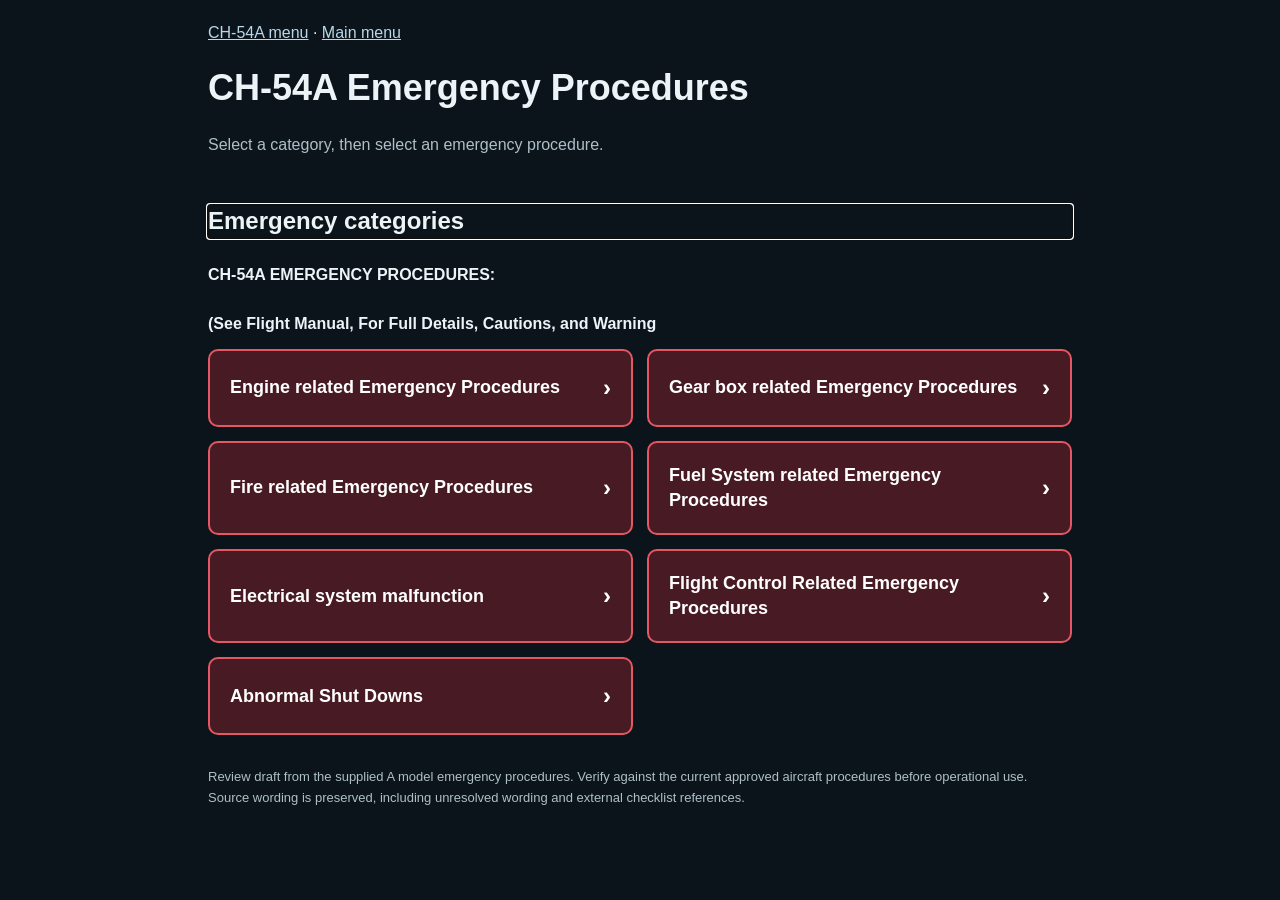
<file: Checklist/emergency-a.html>
<!doctype html>
<html lang="en">
<head>
<meta charset="utf-8">
<meta name="viewport" content="width=device-width,initial-scale=1">
<meta name="theme-color" content="#0c141b">
<title>CH-54A Emergency Procedures</title>
<style>
*{box-sizing:border-box}body{margin:0;background:#0c141b;color:#edf4f7;font-family:Arial,Helvetica,sans-serif}main{max-width:900px;margin:auto;padding:24px 18px 48px}a{color:#b9d7e8}header{margin-bottom:24px}header p{color:#aebfc8;line-height:1.5}h1{font-size:clamp(25px,5vw,36px);line-height:1.2}h2{font-size:24px;line-height:1.35}button{font:inherit;cursor:pointer;min-height:52px;border-radius:10px;font-weight:700}button:focus-visible,a:focus-visible,input:focus-visible{outline:3px solid #7dd3fc;outline-offset:4px}.navigation{display:flex;gap:10px;flex-wrap:wrap;margin-bottom:24px}.navigation button,.reset{background:#243540;color:white;border:1px solid #58717f;padding:12px 16px}.menu{display:grid;gap:14px;grid-template-columns:repeat(2,minmax(0,1fr))}.menu button{text-align:left;padding:20px;line-height:1.4;font-size:18px;display:flex;justify-content:space-between;align-items:center;gap:16px}.category{background:#481b24;border:2px solid #e55762;color:#fff}.procedure{background:#392a16;border:2px solid #edab42;color:#fff}.arrow{font-size:24px}.warning{border-left:4px solid #f6b84e;background:#2c251b;padding:16px;line-height:1.6;margin:14px 0}.condition{font-weight:700;line-height:1.6;margin:24px 0 12px}.actions{padding:0;list-style:none}.action{margin:12px 0;background:#14212a;border:1px solid #405460;border-radius:10px}.action label{display:flex;gap:16px;align-items:flex-start;padding:20px;cursor:pointer;font-size:20px;line-height:1.5}.action input{width:26px;height:26px;flex-shrink:0;margin:3px 0;accent-color:#56bda3}.action:has(input:checked){border-color:#56bda3;background:#16322d}.action:has(input:checked) .step-text{color:#b6d3c9}.step-number{color:#9db1bc;font-size:14px;display:block}.progress{color:#aebfc8;line-height:1.5}.review{font-size:13px;color:#aebfc8;line-height:1.6;margin-top:32px}.current-category{color:#f2959b;font-size:15px}.empty{color:#aebfc8}@media(max-width:600px){.menu{grid-template-columns:1fr}main{padding:18px 12px 32px}.action label{font-size:18px;padding:16px}}@media print{body{background:white;color:black}.navigation,header>a,.reset,.review{display:none}.action,.warning{background:white;color:black;border-color:#777}.progress,.current-category,.step-number{color:#333}.action:has(input:checked){background:white}}
</style>
<link rel="stylesheet" href="list-runner.css">
</head>
<body>
<main>
<header><a href="ch54a.html">CH-54A menu</a> · <a href="index.html">Main menu</a><h1>CH-54A Emergency Procedures</h1><p>Select a category, then select an emergency procedure.</p></header>
<nav class="navigation" id="navigation" aria-label="Emergency checklist navigation"></nav>
<section id="content" aria-labelledby="view-title"></section>
<p class="review">Review draft from the supplied A model emergency procedures. Verify against the current approved aircraft procedures before operational use. Source wording is preserved, including unresolved wording and external checklist references.</p>
</main>
<script src="emergency-a-data.js"></script>
<script src="emergency.js"></script>
<script src="embedded.js"></script>
</body>
</html>
</file>
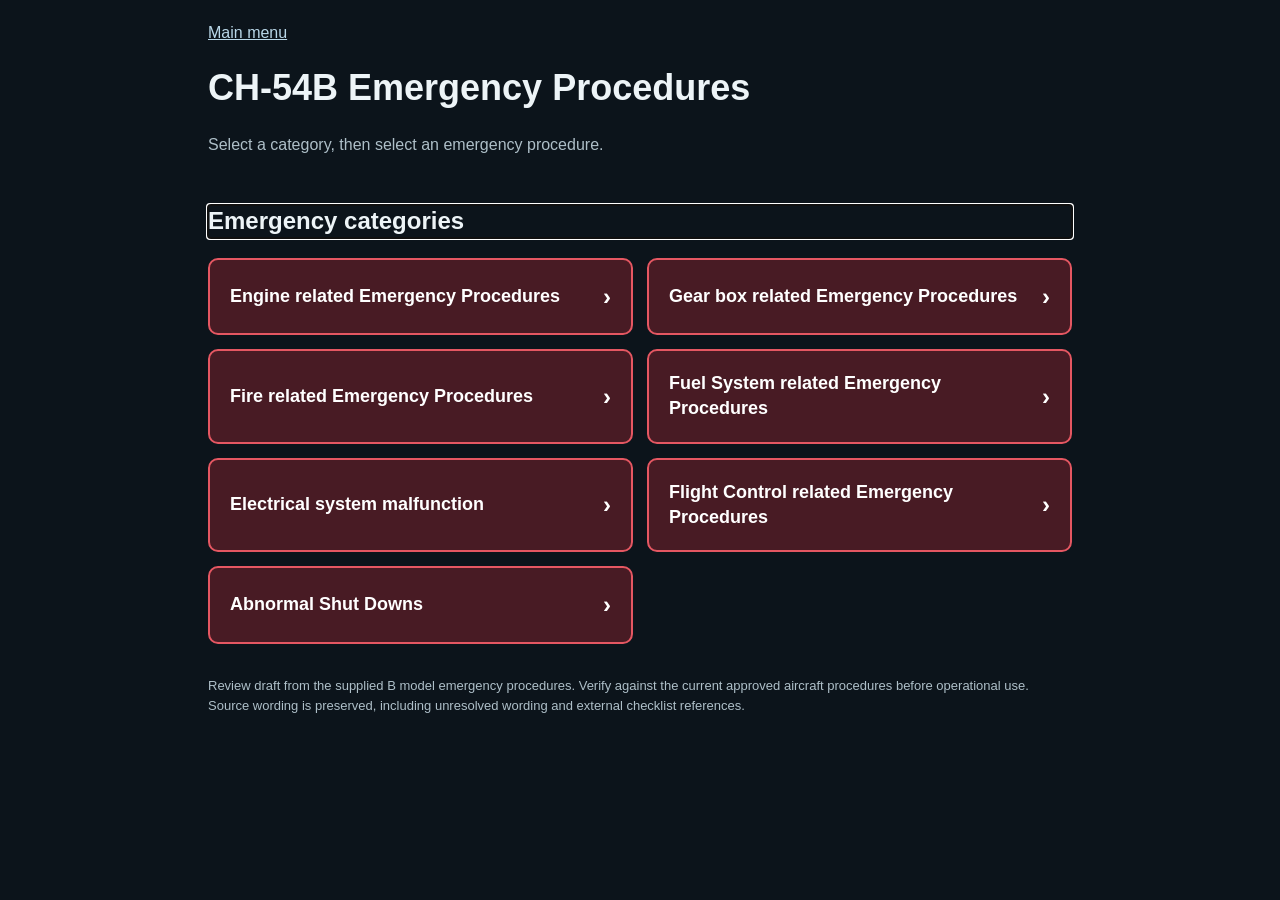
<file: Checklist/emergency.html>
<!doctype html>
<html lang="en">
<head>
<meta charset="utf-8">
<meta name="viewport" content="width=device-width,initial-scale=1">
<meta name="theme-color" content="#0c141b">
<title>CH-54B Emergency Procedures</title>
<style>
*{box-sizing:border-box}body{margin:0;background:#0c141b;color:#edf4f7;font-family:Arial,Helvetica,sans-serif}main{max-width:900px;margin:auto;padding:24px 18px 48px}a{color:#b9d7e8}header{margin-bottom:24px}header p{color:#aebfc8;line-height:1.5}h1{font-size:clamp(25px,5vw,36px);line-height:1.2}h2{font-size:24px;line-height:1.35}button{font:inherit;cursor:pointer;min-height:52px;border-radius:10px;font-weight:700}button:focus-visible,a:focus-visible,input:focus-visible{outline:3px solid #7dd3fc;outline-offset:4px}.navigation{display:flex;gap:10px;flex-wrap:wrap;margin-bottom:24px}.navigation button,.reset{background:#243540;color:white;border:1px solid #58717f;padding:12px 16px}.menu{display:grid;gap:14px;grid-template-columns:repeat(2,minmax(0,1fr))}.menu button{text-align:left;padding:20px;line-height:1.4;font-size:18px;display:flex;justify-content:space-between;align-items:center;gap:16px}.category{background:#481b24;border:2px solid #e55762;color:#fff}.procedure{background:#392a16;border:2px solid #edab42;color:#fff}.arrow{font-size:24px}.warning{border-left:4px solid #f6b84e;background:#2c251b;padding:16px;line-height:1.6;margin:14px 0}.condition{font-weight:700;line-height:1.6;margin:24px 0 12px}.actions{padding:0;list-style:none}.action{margin:12px 0;background:#14212a;border:1px solid #405460;border-radius:10px}.action label{display:flex;gap:16px;align-items:flex-start;padding:20px;cursor:pointer;font-size:20px;line-height:1.5}.action input{width:26px;height:26px;flex-shrink:0;margin:3px 0;accent-color:#56bda3}.action:has(input:checked){border-color:#56bda3;background:#16322d}.action:has(input:checked) .step-text{color:#b6d3c9}.step-number{color:#9db1bc;font-size:14px;display:block}.progress{color:#aebfc8;line-height:1.5}.review{font-size:13px;color:#aebfc8;line-height:1.6;margin-top:32px}.current-category{color:#f2959b;font-size:15px}.empty{color:#aebfc8}@media(max-width:600px){.menu{grid-template-columns:1fr}main{padding:18px 12px 32px}.action label{font-size:18px;padding:16px}}@media print{body{background:white;color:black}.navigation,header>a,.reset,.review{display:none}.action,.warning{background:white;color:black;border-color:#777}.progress,.current-category,.step-number{color:#333}.action:has(input:checked){background:white}}
</style>
<link rel="stylesheet" href="list-runner.css">
</head>
<body>
<main>
<header><a href="index.html">Main menu</a><h1>CH-54B Emergency Procedures</h1><p>Select a category, then select an emergency procedure.</p></header>
<nav class="navigation" id="navigation" aria-label="Emergency checklist navigation"></nav>
<section id="content" aria-labelledby="view-title"></section>
<p class="review">Review draft from the supplied B model emergency procedures. Verify against the current approved aircraft procedures before operational use. Source wording is preserved, including unresolved wording and external checklist references.</p>
</main>
<script src="emergency-data.js"></script>
<script src="emergency.js"></script>
<script src="embedded.js"></script>
</body>
</html>
</file>
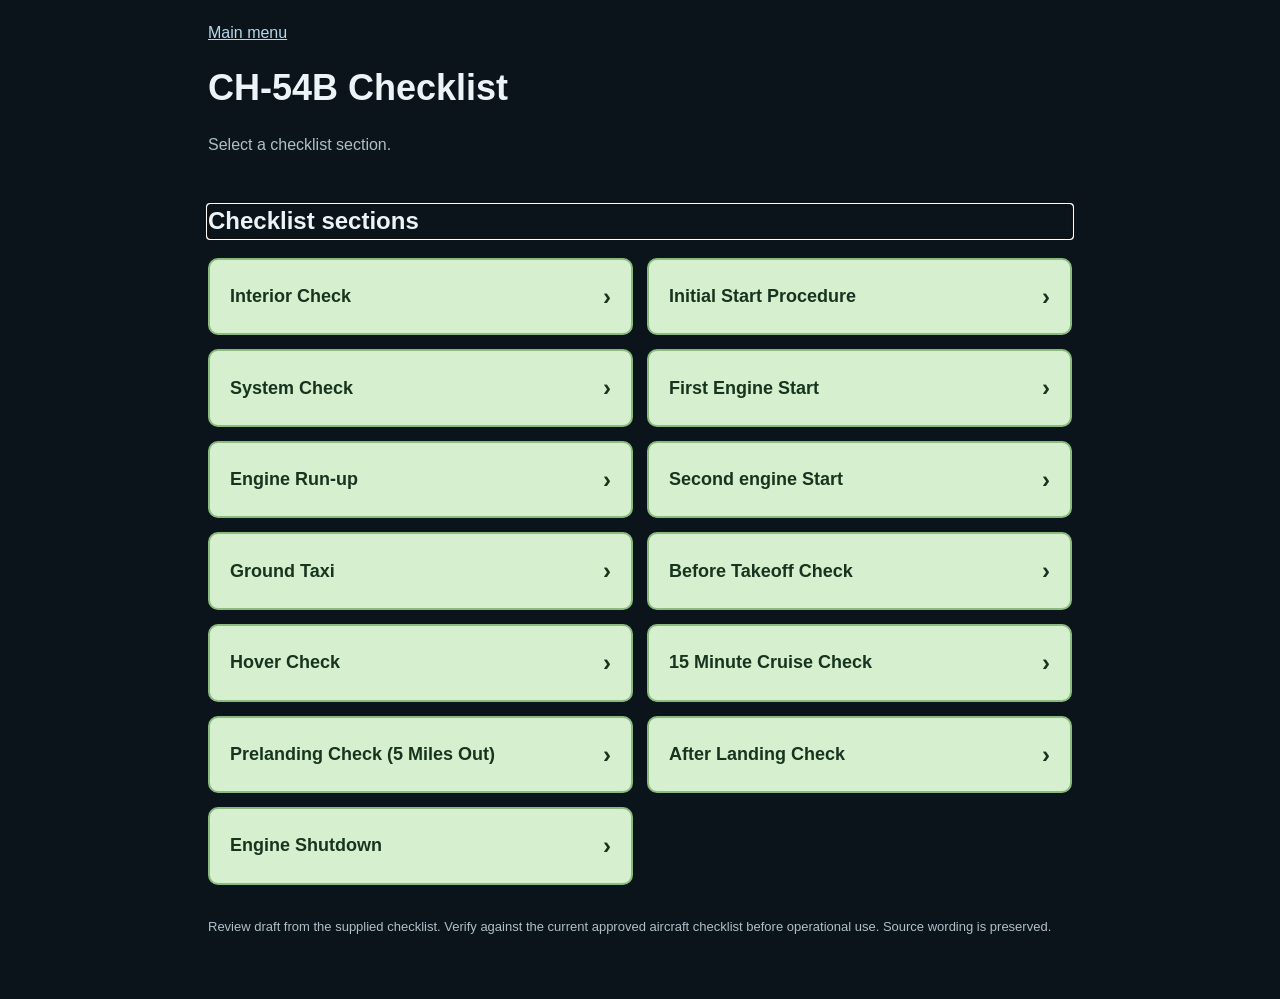
<file: Checklist/normal-b.html>
<!doctype html>
<html lang="en">
<head>
<meta charset="utf-8">
<meta name="viewport" content="width=device-width,initial-scale=1">
<meta name="theme-color" content="#0c141b">
<title>CH-54B Checklist</title>
<style>
*{box-sizing:border-box}body{margin:0;background:#0c141b;color:#edf4f7;font-family:Arial,Helvetica,sans-serif}main{max-width:900px;margin:auto;padding:24px 18px 48px}a{color:#b9d7e8}header{margin-bottom:24px}header p{color:#aebfc8;line-height:1.5}h1{font-size:clamp(25px,5vw,36px);line-height:1.2}h2{font-size:24px;line-height:1.35}button{font:inherit;cursor:pointer;min-height:52px;border-radius:10px;font-weight:700}button:focus-visible,a:focus-visible,input:focus-visible{outline:3px solid #7dd3fc;outline-offset:4px}.navigation{display:flex;gap:10px;flex-wrap:wrap;margin-bottom:24px}.navigation button,.reset{background:#243540;color:white;border:1px solid #58717f;padding:12px 16px}.menu{display:grid;gap:14px;grid-template-columns:repeat(2,minmax(0,1fr))}.menu button{text-align:left;padding:20px;line-height:1.4;font-size:18px;display:flex;justify-content:space-between;align-items:center;gap:16px}.category{background:#d6efcf;border:2px solid #89ba7e;color:#17351e}.procedure{background:#392a16;border:2px solid #edab42;color:#fff}.arrow{font-size:24px}.warning{border-left:4px solid #f6b84e;background:#2c251b;padding:16px;line-height:1.6;margin:14px 0}.condition{font-weight:700;line-height:1.6;margin:24px 0 12px}.actions{padding:0;list-style:none}.action{margin:12px 0;background:#14212a;border:1px solid #405460;border-radius:10px}.action label{display:flex;gap:16px;align-items:flex-start;padding:20px;cursor:pointer;font-size:20px;line-height:1.5}.action input{width:26px;height:26px;flex-shrink:0;margin:3px 0;accent-color:#56bda3}.action:has(input:checked){border-color:#56bda3;background:#16322d}.action:has(input:checked) .step-text{color:#b6d3c9}.step-number{color:#9db1bc;font-size:14px;display:block}.progress{color:#aebfc8;line-height:1.5}.review{font-size:13px;color:#aebfc8;line-height:1.6;margin-top:32px}.current-category{color:#f2959b;font-size:15px}.empty{color:#aebfc8}@media(max-width:600px){.menu{grid-template-columns:1fr}main{padding:18px 12px 32px}.action label{font-size:18px;padding:16px}}@media print{body{background:white;color:black}.navigation,header>a,.reset,.review{display:none}.action,.warning{background:white;color:black;border-color:#777}.progress,.current-category,.step-number{color:#333}.action:has(input:checked){background:white}}
.verbal{color:#78df9f}.source-underline{text-decoration:underline;text-underline-offset:4px}</style>
<link rel="stylesheet" href="list-runner.css">
</head>
<body>
<main>
<header><a href="index.html">Main menu</a><h1>CH-54B Checklist</h1><p>Select a checklist section.</p></header>
<nav class="navigation" id="navigation" aria-label="Checklist navigation"></nav>
<section id="content" aria-labelledby="view-title"></section>
<p class="review">Review draft from the supplied checklist. Verify against the current approved aircraft checklist before operational use. Source wording is preserved.</p>
</main>
<script src="normal-b-data.js"></script>
<script src="normal-b-expanded.js"></script>
<script src="list-runner.js"></script>
<script src="normal.js"></script>
<script src="embedded.js"></script>
</body>
</html>
</file>
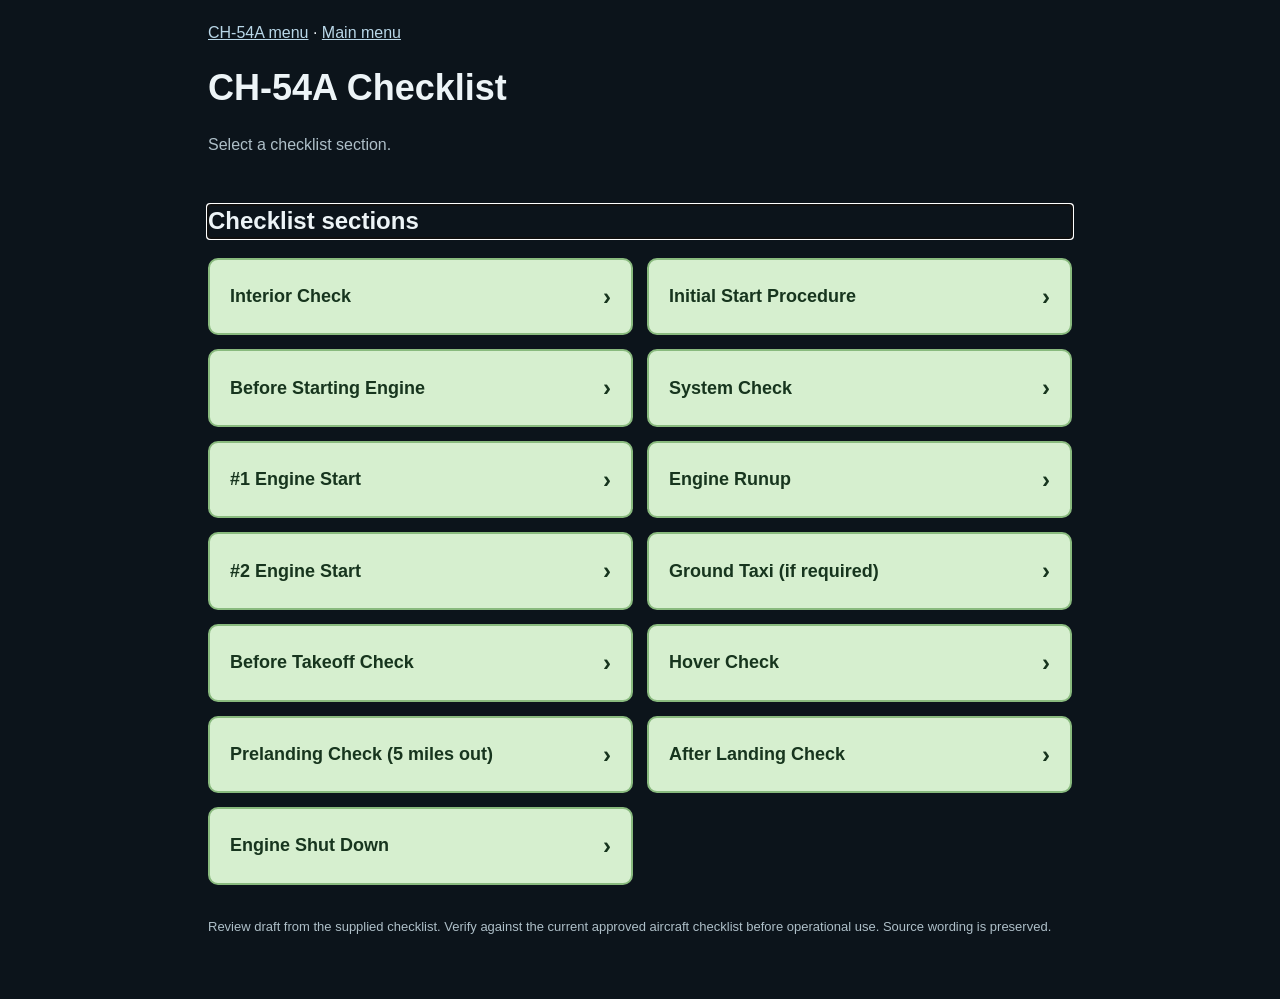
<file: Checklist/normal.html>
<!doctype html>
<html lang="en">
<head>
<meta charset="utf-8">
<meta name="viewport" content="width=device-width,initial-scale=1">
<meta name="theme-color" content="#0c141b">
<title>CH-54 Checklist</title>
<style>
*{box-sizing:border-box}body{margin:0;background:#0c141b;color:#edf4f7;font-family:Arial,Helvetica,sans-serif}main{max-width:900px;margin:auto;padding:24px 18px 48px}a{color:#b9d7e8}header{margin-bottom:24px}header p{color:#aebfc8;line-height:1.5}h1{font-size:clamp(25px,5vw,36px);line-height:1.2}h2{font-size:24px;line-height:1.35}button{font:inherit;cursor:pointer;min-height:52px;border-radius:10px;font-weight:700}button:focus-visible,a:focus-visible,input:focus-visible{outline:3px solid #7dd3fc;outline-offset:4px}.navigation{display:flex;gap:10px;flex-wrap:wrap;margin-bottom:24px}.navigation button,.reset{background:#243540;color:white;border:1px solid #58717f;padding:12px 16px}.menu{display:grid;gap:14px;grid-template-columns:repeat(2,minmax(0,1fr))}.menu button{text-align:left;padding:20px;line-height:1.4;font-size:18px;display:flex;justify-content:space-between;align-items:center;gap:16px}.category{background:#d6efcf;border:2px solid #89ba7e;color:#17351e}.procedure{background:#392a16;border:2px solid #edab42;color:#fff}.arrow{font-size:24px}.warning{border-left:4px solid #f6b84e;background:#2c251b;padding:16px;line-height:1.6;margin:14px 0}.condition{font-weight:700;line-height:1.6;margin:24px 0 12px}.actions{padding:0;list-style:none}.action{margin:12px 0;background:#14212a;border:1px solid #405460;border-radius:10px}.action label{display:flex;gap:16px;align-items:flex-start;padding:20px;cursor:pointer;font-size:20px;line-height:1.5}.action input{width:26px;height:26px;flex-shrink:0;margin:3px 0;accent-color:#56bda3}.action:has(input:checked){border-color:#56bda3;background:#16322d}.action:has(input:checked) .step-text{color:#b6d3c9}.step-number{color:#9db1bc;font-size:14px;display:block}.progress{color:#aebfc8;line-height:1.5}.review{font-size:13px;color:#aebfc8;line-height:1.6;margin-top:32px}.current-category{color:#f2959b;font-size:15px}.empty{color:#aebfc8}@media(max-width:600px){.menu{grid-template-columns:1fr}main{padding:18px 12px 32px}.action label{font-size:18px;padding:16px}}@media print{body{background:white;color:black}.navigation,header>a,.reset,.review{display:none}.action,.warning{background:white;color:black;border-color:#777}.progress,.current-category,.step-number{color:#333}.action:has(input:checked){background:white}}
.verbal{color:#78df9f}.source-underline{text-decoration:underline;text-underline-offset:4px}</style>
<link rel="stylesheet" href="list-runner.css">
</head>
<body>
<main>
<header><a href="ch54a.html">CH-54A menu</a> · <a href="index.html">Main menu</a><h1>CH-54A Checklist</h1><p>Select a checklist section.</p></header>
<nav class="navigation" id="navigation" aria-label="Checklist navigation"></nav>
<section id="content" aria-labelledby="view-title"></section>
<p class="review">Review draft from the supplied checklist. Verify against the current approved aircraft checklist before operational use. Source wording is preserved.</p>
</main>
<script src="normal-data.js"></script>
<script src="normal-a-expanded.js"></script>
<script src="list-runner.js"></script>
<script src="normal.js"></script>
<script src="embedded.js"></script>
</body>
</html>
</file>
<file: Checklist/list-runner.css>
.runner-card{background:#14212a;border:1px solid #405460;border-radius:16px;padding:26px 20px;margin:18px 0;min-height:220px;display:flex;flex-direction:column;justify-content:center;text-align:center}.runner-card>p:last-child{font-size:clamp(24px,5vw,36px);font-weight:700;line-height:1.4;margin:12px 0}.runner-controls{display:grid;grid-template-columns:repeat(3,minmax(0,1fr));gap:10px;margin:18px 0}.runner-controls button,.postponed-entry button{border:0;padding:14px 10px;min-height:58px}.runner-back{background:#334651;color:white}.runner-postpone{background:#f59e0b;color:#111}.runner-complete{background:#15803d;color:white}button:disabled{opacity:.45;cursor:default}.postponed-entry{display:flex;align-items:center;justify-content:space-between;gap:18px;padding:18px;margin:12px 0;background:#14212a;border:1px solid #405460;border-radius:12px}.postponed-entry p{font-size:20px;line-height:1.5;margin:8px 0}.postponed-entry button{flex-shrink:0}.verbal{color:#78df9f}.source-underline{text-decoration:underline;text-underline-offset:4px}@media(max-width:520px){.runner-controls{gap:6px}.runner-controls button{font-size:14px}.postponed-entry{align-items:stretch;flex-direction:column}}@media print{.runner-controls,.reset{display:none}.runner-card,.postponed-entry{background:white;color:black}}
.completion-statement{font-size:28px;color:#78df9f;line-height:1.4}.runner-next{display:block;width:100%;background:#16745f;color:white;border:1px solid #78df9f;padding:18px;margin:18px 0;font-size:20px}
.emergency-shortcut{display:block;margin:22px 0 0;padding:18px;text-align:center;background:#481b24;border:2px solid #e55762;border-radius:10px;color:white;font-size:18px;font-weight:700;text-decoration:none;min-height:58px}.emergency-shortcut:focus-visible{outline:3px solid #7dd3fc;outline-offset:4px}@media print{.emergency-shortcut{display:none}}

.expanded-open{background:#d6efcf;color:#17351e;border:2px solid #89ba7e;padding:12px 18px}
.expanded-check{width:min(42rem,calc(100% - 24px));max-height:calc(100% - 24px);padding:0 20px 20px;background:#14212a;color:#edf4f7;border:1px solid #58717f;border-radius:14px;overflow:auto}
.expanded-check::backdrop{background:rgba(0,0,0,.72)}
.expanded-header{position:sticky;top:0;background:#14212a;padding:16px 0 8px;margin:0}
.expanded-header h3{font-size:22px;margin:14px 0 0}
.expanded-check p{font-size:18px;line-height:1.5;white-space:normal}
.expanded-check .warning{color:#ffe3a3}

.action-with-procedure{display:flex;align-items:center;justify-content:space-between}
.action-with-procedure label{flex:1;min-width:0}
.procedure-shortcut{display:inline-flex;align-items:center;min-height:48px;margin:8px 12px 8px 0;padding:8px 12px;background:#392a16;border:2px solid #edab42;border-radius:10px;color:#fff;text-decoration:none;font-weight:700}
</file>
